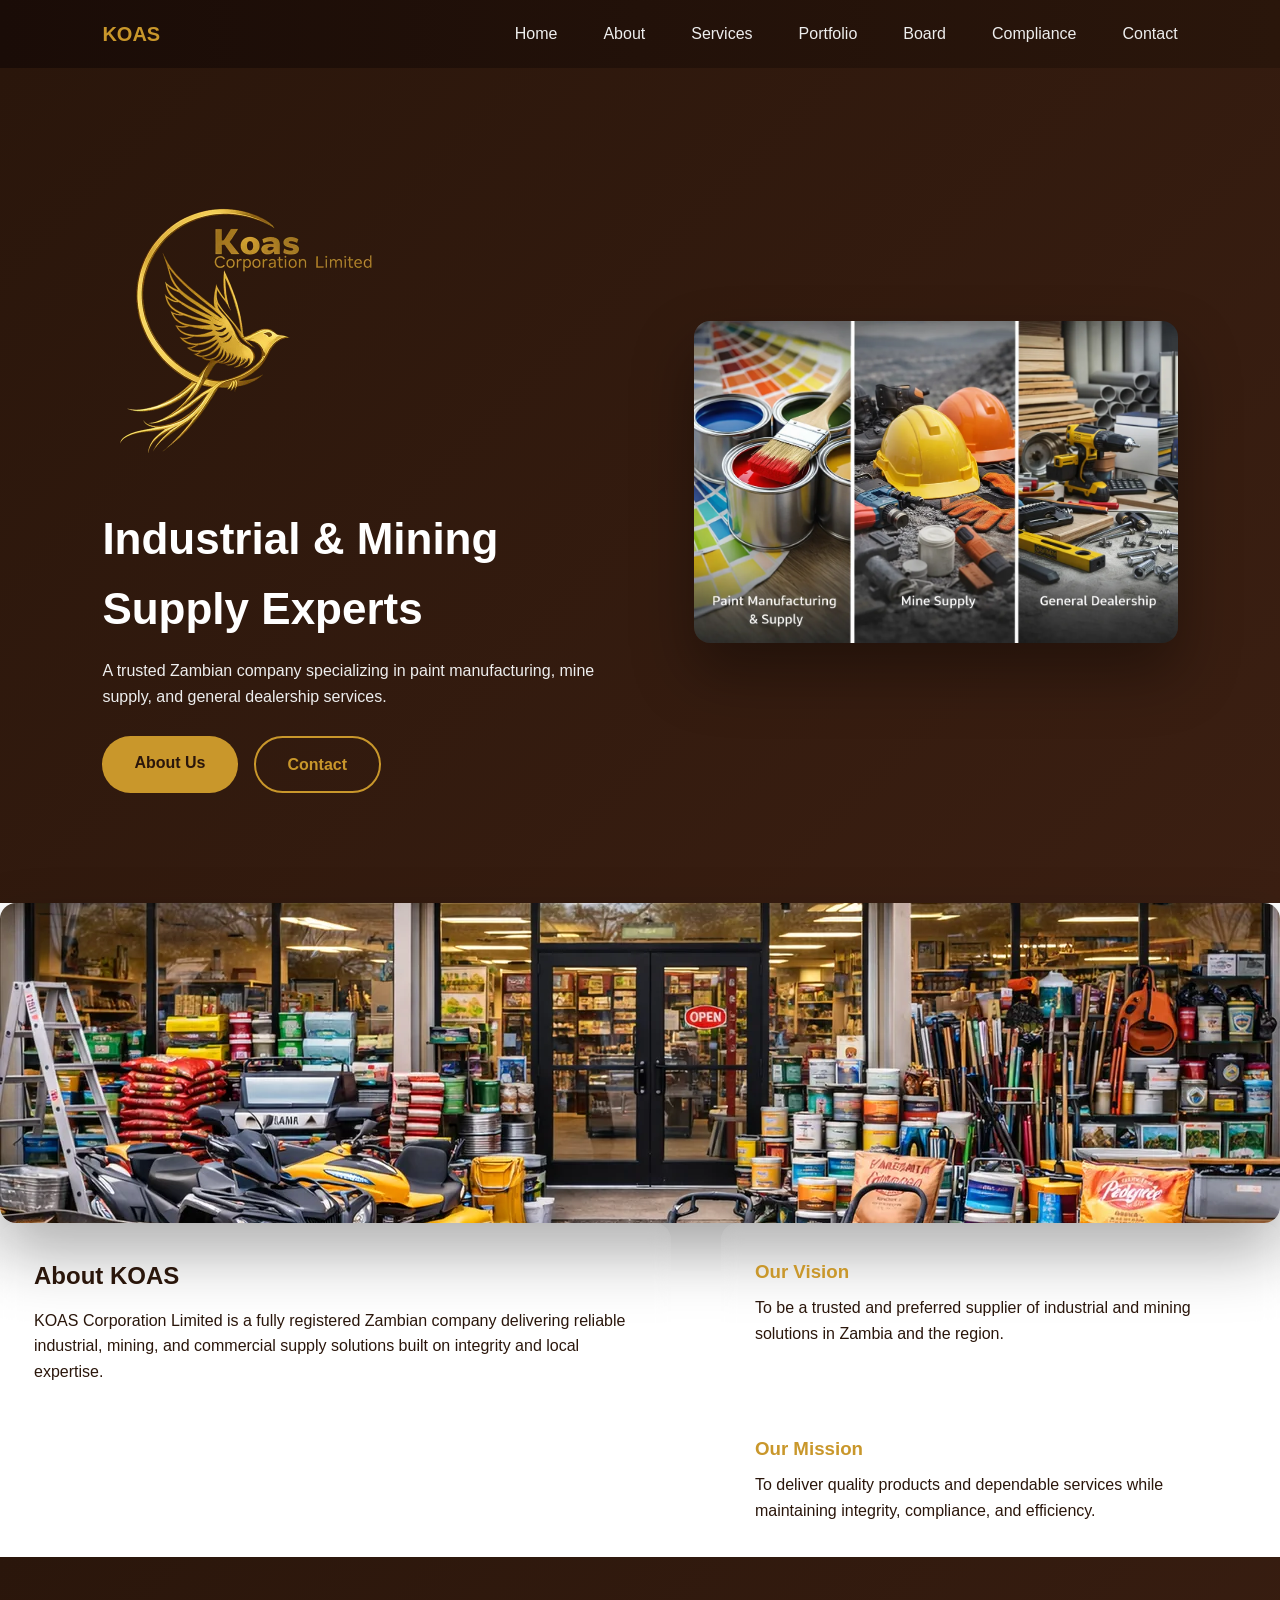
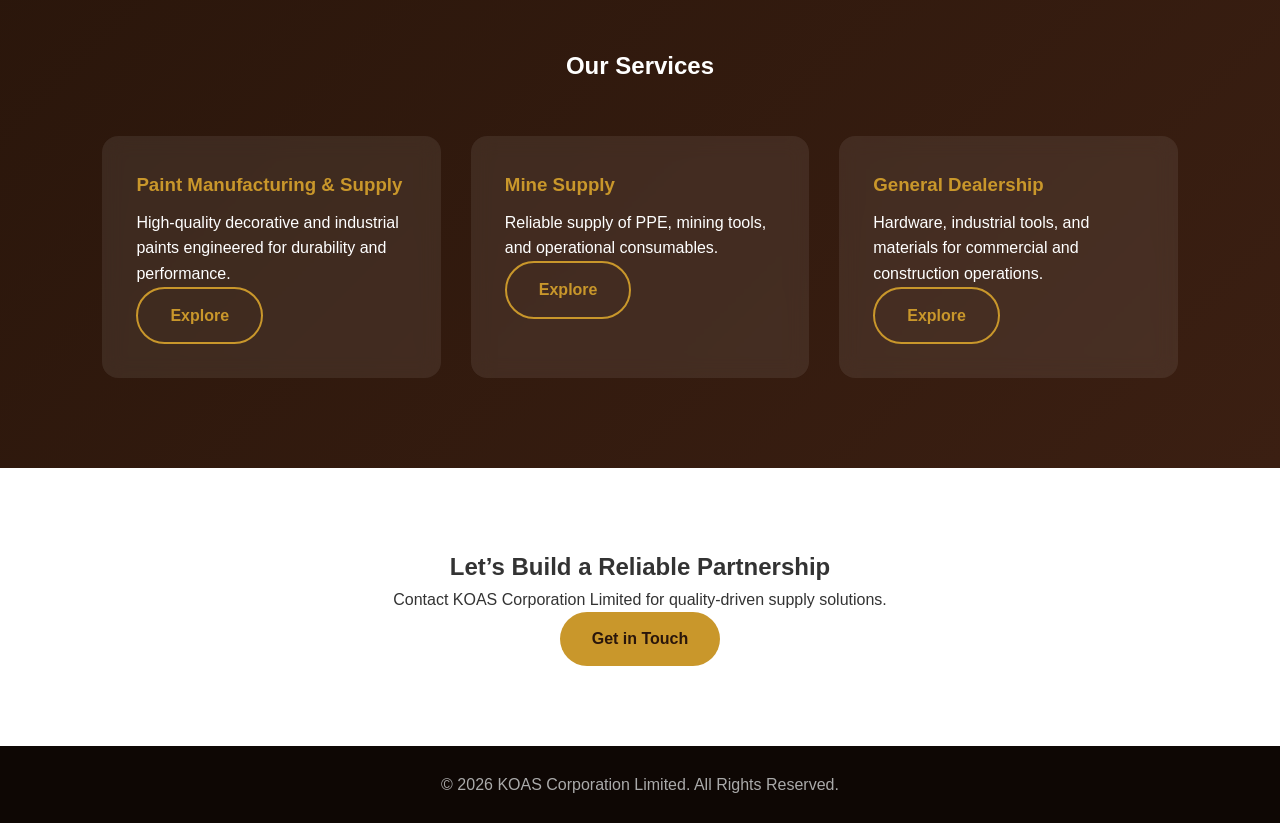
<file: index.html>
<!DOCTYPE html>
<html lang="en">
<head>
  <meta charset="UTF-8">
  <title>KOAS Corporation Limited</title>
  <meta name="viewport" content="width=device-width, initial-scale=1.0">
  <link rel="stylesheet" href="css/index.css">
</head>
<body>

<!-- HEADER -->
<header class="navbar">
  <div class="logo">KOAS</div>

  <!-- DESKTOP NAV -->
  <nav class="desktop-nav">
    <a href="index.html">Home</a>
    <a href="about.html">About</a>
    <a href="services.html">Services</a>
    <a href="portfolio.html">Portfolio</a>
    <a href="board.html">Board</a>
    <a href="compliance.html">Compliance</a>
    <a href="contact.html">Contact</a>
  </nav>

  <!-- HAMBURGER -->
  <div class="hamburger" id="hamburger">
    <span></span>
    <span></span>
    <span></span>
  </div>
</header>

<!-- MOBILE MENU (OUTSIDE HEADER – IMPORTANT) -->
<div class="mobile-menu" id="mobileMenu">
  <div class="menu-card"><a href="index.html">Home</a></div>
  <div class="menu-card"><a href="about.html">About</a></div>
  <div class="menu-card"><a href="services.html">Services</a></div>
  <div class="menu-card"><a href="portfolio.html">Portfolio</a></div>
  <div class="menu-card"><a href="board.html">Board</a></div>
  <div class="menu-card"><a href="compliance.html">Compliance</a></div>
  <div class="menu-card"><a href="contact.html">Contact</a></div>
</div>




<!-- HERO -->
<section class="hero">
  <div class="hero-inner">

    <!-- LEFT -->
    <div class="hero-left">
      <img src="images/logo.webp" alt="KOAS Logo" class="hero-logo">

      <h1>Industrial & Mining Supply Experts</h1>
      <p>
        A trusted Zambian company specializing in paint manufacturing,
        mine supply, and general dealership services.
      </p>

      <div class="hero-actions">
        <a href="about.html" class="btn primary">About Us</a>
        <a href="contact.html" class="btn outline">Contact</a>
      </div>
    </div>

    <!-- RIGHT (STATIC BANNER IMAGE) -->
    <div class="hero-right">
      <img src="images/banner.webp" alt="KOAS Banner" class="hero-banner">
    </div>

  </div>
</section>
<section class="hero-bottom">
  <div class="slideshow">
    <img src="images/g3.webp" class="active">
    <img src="images/m1.webp">
    <img src="images/p7.webp">
  </div>
</section>
<!-- ABOUT / VISION / MISSION -->
<section class="about-section reveal">
  <div class="about-grid">

    <div class="about-main glass">
      <h2>About KOAS</h2>
      <p>
        KOAS Corporation Limited is a fully registered Zambian company
        delivering reliable industrial, mining, and commercial supply
        solutions built on integrity and local expertise.
      </p>
    </div>

    <div class="about-cards">
      <div class="glass card">
        <h3>Our Vision</h3>
        <p>
          To be a trusted and preferred supplier of industrial
          and mining solutions in Zambia and the region.
        </p>
      </div>

      <div class="glass card">
        <h3>Our Mission</h3>
        <p>
          To deliver quality products and dependable services
          while maintaining integrity, compliance, and efficiency.
        </p>
      </div>
    </div>

  </div>
</section>

<!-- SERVICES -->
<section class="services-section">
  <h2 class="center">Our Services</h2>

  <div class="services-grid">

    <div class="service-card glass reveal">
      <h3>Paint Manufacturing & Supply</h3>
      <p>
        High-quality decorative and industrial paints engineered
        for durability and performance.
      </p>
      <a href="services.html" class="btn outline">Explore</a>
    </div>

    <div class="service-card glass reveal">
      <h3>Mine Supply</h3>
      <p>
        Reliable supply of PPE, mining tools,
        and operational consumables.
      </p>
      <a href="services.html" class="btn outline">Explore</a>
    </div>

    <div class="service-card glass reveal">
      <h3>General Dealership</h3>
      <p>
        Hardware, industrial tools, and materials
        for commercial and construction operations.
      </p>
      <a href="services.html" class="btn outline">Explore</a>
    </div>

  </div>
</section>

<!-- CTA -->
<section class="cta">
  <h2>Let’s Build a Reliable Partnership</h2>
  <p>Contact KOAS Corporation Limited for quality-driven supply solutions.</p>
  <a href="contact.html" class="btn primary">Get in Touch</a>
</section>

<!-- FOOTER -->
<footer>
  © 2026 KOAS Corporation Limited. All Rights Reserved.
</footer>

<script src="js/index.js"></script>
</body>
</html>
</file>
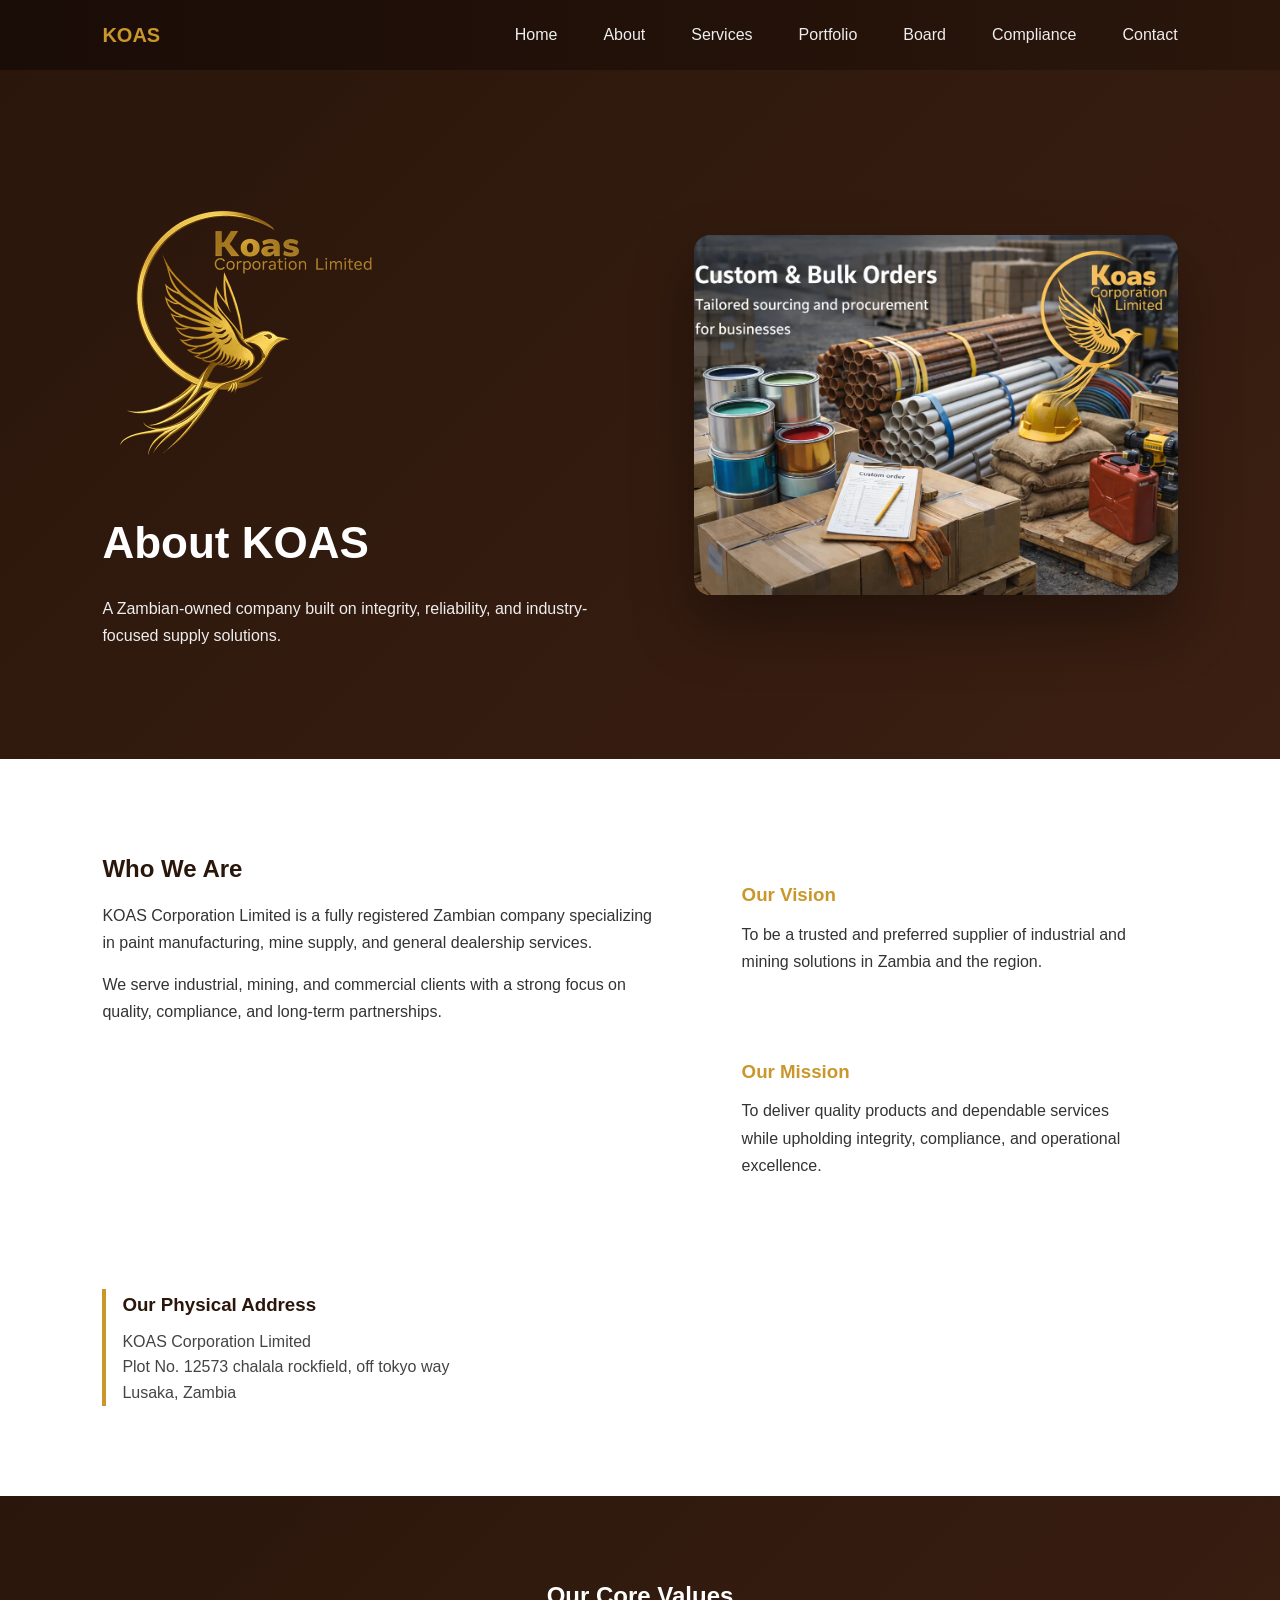
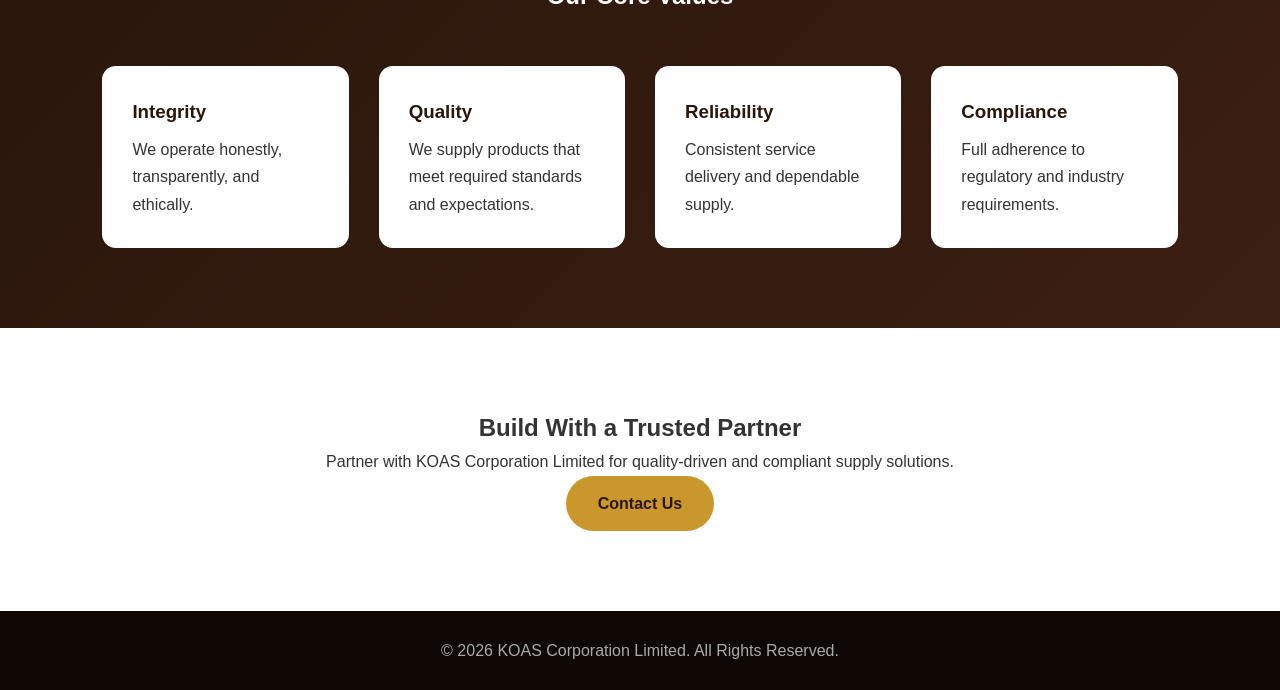
<file: about.html>
<!DOCTYPE html>
<html lang="en">
<head>
  <meta charset="UTF-8">
  <title>About Us | KOAS Corporation Limited</title>
  <meta name="viewport" content="width=device-width, initial-scale=1.0">
  <meta name="description" content="About KOAS Corporation Limited – industrial, mining, and commercial supply experts in Zambia.">
  <link rel="stylesheet" href="css/about.css">
</head>
<body>

<!-- HEADER -->
<header class="navbar">
  <div class="logo">KOAS</div>

  <!-- DESKTOP NAV -->
  <nav class="desktop-nav">
    <a href="index.html">Home</a>
    <a href="about.html">About</a>
    <a href="services.html">Services</a>
    <a href="portfolio.html">Portfolio</a>
    <a href="board.html">Board</a>
    <a href="compliance.html">Compliance</a>
    <a href="contact.html">Contact</a>
  </nav>

  <!-- HAMBURGER -->
  <div class="hamburger" id="hamburger">
    <span></span>
    <span></span>
    <span></span>
  </div>
</header>

<!-- MOBILE MENU (OUTSIDE HEADER – IMPORTANT) -->
<div class="mobile-menu" id="mobileMenu">
  <div class="menu-card"><a href="index.html">Home</a></div>
  <div class="menu-card"><a href="about.html">About</a></div>
  <div class="menu-card"><a href="services.html">Services</a></div>
  <div class="menu-card"><a href="portfolio.html">Portfolio</a></div>
  <div class="menu-card"><a href="board.html">Board</a></div>
  <div class="menu-card"><a href="compliance.html">Compliance</a></div>
  <div class="menu-card"><a href="contact.html">Contact</a></div>
</div>


<!-- HERO -->
<section class="hero">
  <div class="hero-inner">

    <!-- LEFT -->
    <div class="hero-left">
      <img src="images/logo.webp" alt="KOAS Logo" class="hero-logo">
      <h1>About KOAS</h1>
      <p>
        A Zambian-owned company built on integrity, reliability,
        and industry-focused supply solutions.
      </p>
    </div>

    <!-- RIGHT -->
    <div class="hero-right">
  <div class="hero-slideshow">
    <img src="images/g4.webp" class="active" alt="About KOAS">
    <img src="images/m1.webp" alt="KOAS Operations">
    <img src="images/p1.webp" alt="KOAS Supply">
    <img src="images/banner2.webp" alt="KOAS Team">
  </div>
</div>


  </div>
</section>

<!-- COMPANY OVERVIEW -->
<section class="about-section reveal">
  <div class="about-grid">

    <!-- MAIN ABOUT -->
    <div class="about-main">
      <h2>Who We Are</h2>
      <p>
        KOAS Corporation Limited is a fully registered Zambian company
        specializing in paint manufacturing, mine supply, and general
        dealership services.
      </p>
      <p>
        We serve industrial, mining, and commercial clients with a strong
        focus on quality, compliance, and long-term partnerships.
      </p>
    </div>

    <!-- VISION & MISSION -->
    <div class="about-cards">

      <div class="about-card glass">
        <h3>Our Vision</h3>
        <p>
          To be a trusted and preferred supplier of industrial
          and mining solutions in Zambia and the region.
        </p>
      </div>

      <div class="about-card glass">
        <h3>Our Mission</h3>
        <p>
          To deliver quality products and dependable services
          while upholding integrity, compliance, and operational excellence.
        </p>
      </div>

    </div>
    <div class="company-address">
      <h3>Our Physical Address</h3>
      <p>
         KOAS Corporation Limited<br>
         Plot No. 12573 chalala rockfield, off tokyo way<br>
         Lusaka, Zambia
      </p>
    </div>
     
  </div>
</section>

<!-- CORE VALUES -->
<section class="values-section">
  <h2 class="center">Our Core Values</h2>

  <div class="values-grid">

    <div class="value-card reveal">
      <h3>Integrity</h3>
      <p>We operate honestly, transparently, and ethically.</p>
    </div>

    <div class="value-card reveal">
      <h3>Quality</h3>
      <p>We supply products that meet required standards and expectations.</p>
    </div>

    <div class="value-card reveal">
      <h3>Reliability</h3>
      <p>Consistent service delivery and dependable supply.</p>
    </div>

    <div class="value-card reveal">
      <h3>Compliance</h3>
      <p>Full adherence to regulatory and industry requirements.</p>
    </div>

  </div>
</section>

<!-- CTA -->
<section class="cta">
  <h2>Build With a Trusted Partner</h2>
  <p>
    Partner with KOAS Corporation Limited for quality-driven
    and compliant supply solutions.
  </p>
  <a href="contact.html" class="btn primary">Contact Us</a>
</section>

<!-- FOOTER -->
<footer>
  © 2026 KOAS Corporation Limited. All Rights Reserved.
</footer>

<script src="js/about.js"></script>
</body>
</html>
</file>
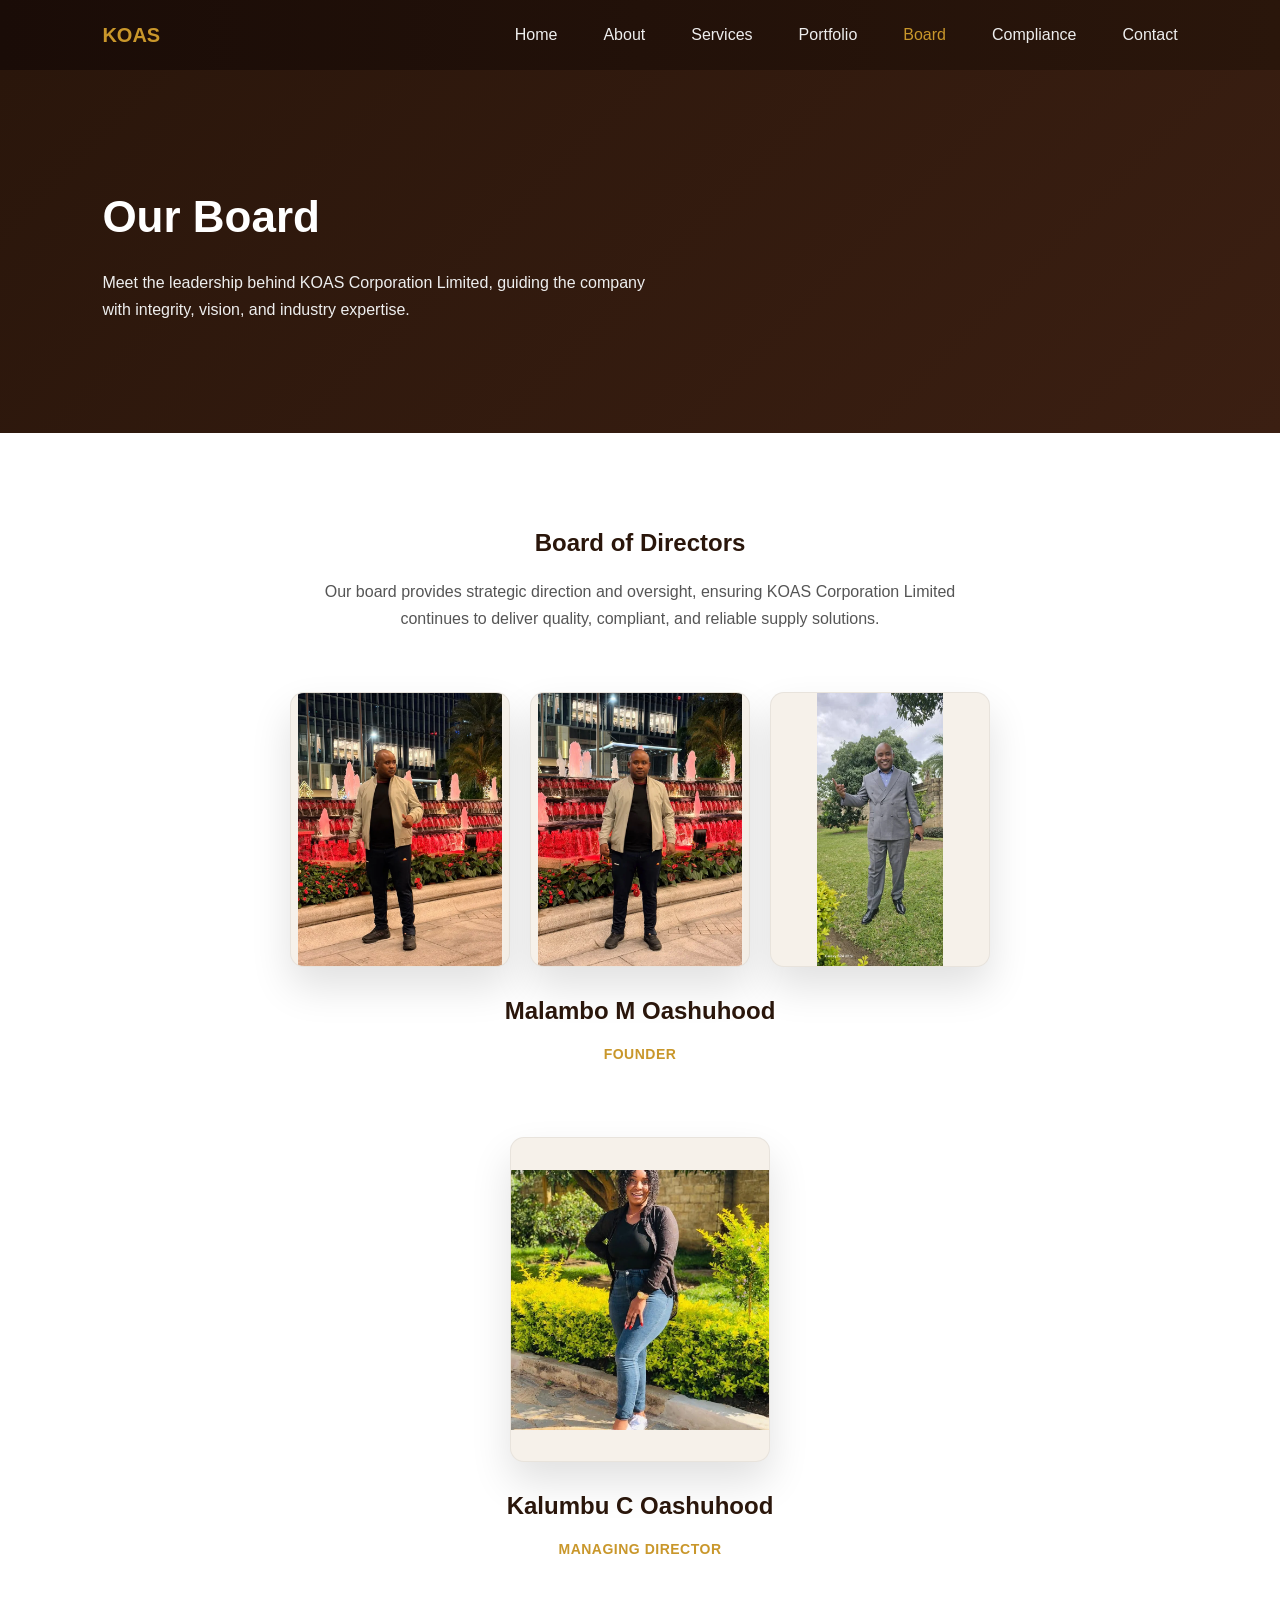
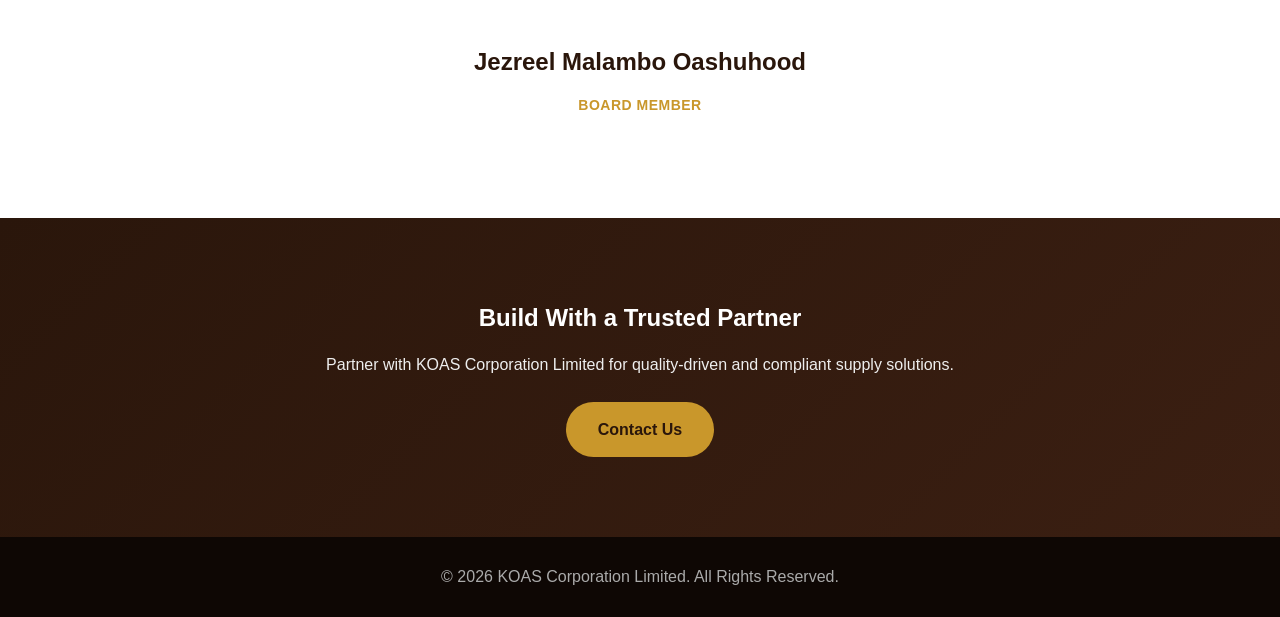
<file: board.html>
<!DOCTYPE html>
<html lang="en">
<head>
  <meta charset="UTF-8">
  <title>Board of Directors | KOAS Corporation Limited</title>
  <meta name="viewport" content="width=device-width, initial-scale=1.0">
  <meta name="description" content="Meet the Board of Directors of KOAS Corporation Limited – industrial, mining, and commercial supply experts in Zambia.">
  <link rel="stylesheet" href="css/board.css">
</head>
<body>

<!-- HEADER -->
<header class="navbar">
  <div class="logo">KOAS</div>

  <!-- DESKTOP NAV -->
  <nav class="desktop-nav">
    <a href="index.html">Home</a>
    <a href="about.html">About</a>
    <a href="services.html">Services</a>
    <a href="portfolio.html">Portfolio</a>
    <a href="board.html" class="active">Board</a>
    <a href="compliance.html">Compliance</a>
    <a href="contact.html">Contact</a>
  </nav>

  <!-- HAMBURGER -->
  <div class="hamburger" id="hamburger">
    <span></span>
    <span></span>
    <span></span>
  </div>
</header>

<!-- MOBILE MENU (OUTSIDE HEADER – IMPORTANT) -->
<div class="mobile-menu" id="mobileMenu">
  <div class="menu-card"><a href="index.html">Home</a></div>
  <div class="menu-card"><a href="about.html">About</a></div>
  <div class="menu-card"><a href="services.html">Services</a></div>
  <div class="menu-card"><a href="portfolio.html">Portfolio</a></div>
  <div class="menu-card"><a href="board.html">Board</a></div>
  <div class="menu-card"><a href="compliance.html">Compliance</a></div>
  <div class="menu-card"><a href="contact.html">Contact</a></div>
</div>

<!-- HERO -->
<section class="hero">
  <div class="hero-inner">
    <h1>Our Board</h1>
    <p>
      Meet the leadership behind KOAS Corporation Limited, guiding the
      company with integrity, vision, and industry expertise.
    </p>
  </div>
</section>

<!-- BOARD MEMBERS -->
<section class="board-section reveal">
  <h2>Board of Directors</h2>
  <p class="board-intro">
    Our board provides strategic direction and oversight, ensuring KOAS
    Corporation Limited continues to deliver quality, compliant, and
    reliable supply solutions.
  </p>

  <div class="board-list">

    <!-- FOUNDER -->
    <div class="board-row reveal">
      <div class="founder-photos">
        <div class="photo-frame">
          <img src="images/ceopic1.webp" alt="Malambo M Oashuhood" loading="lazy">
        </div>
        <div class="photo-frame">
          <img src="images/ceopic2.webp" alt="Malambo M Oashuhood" loading="lazy">
        </div>
        <div class="photo-frame">
          <img src="images/ceopic3.webp" alt="Malambo M Oashuhood" loading="lazy">
        </div>
      </div>
      <div class="board-info">
        <h3>Malambo M Oashuhood</h3>
        <span class="board-title">Founder</span>
      </div>
    </div>

    <!-- MANAGING DIRECTOR -->
    <div class="board-row reveal">
      <div class="single-photo">
        <div class="photo-frame">
          <img src="images/mdpic.webp" alt="Kalumbu C Oashuhood" loading="lazy">
        </div>
      </div>
      <div class="board-info">
        <h3>Kalumbu C Oashuhood</h3>
        <span class="board-title">Managing Director</span>
      </div>
    </div>

    <!-- BOARD MEMBER (no photo) -->
    <div class="board-row board-row-text reveal">
      <div class="board-info">
        <h3>Jezreel Malambo Oashuhood</h3>
        <span class="board-title">Board Member</span>
      </div>
    </div>

  </div>
</section>

<!-- CTA -->
<section class="cta">
  <h2>Build With a Trusted Partner</h2>
  <p>
    Partner with KOAS Corporation Limited for quality-driven
    and compliant supply solutions.
  </p>
  <a href="contact.html" class="btn primary">Contact Us</a>
</section>

<!-- FOOTER -->
<footer>
  © 2026 KOAS Corporation Limited. All Rights Reserved.
</footer>

<script src="js/board.js"></script>
</body>
</html>
</file>
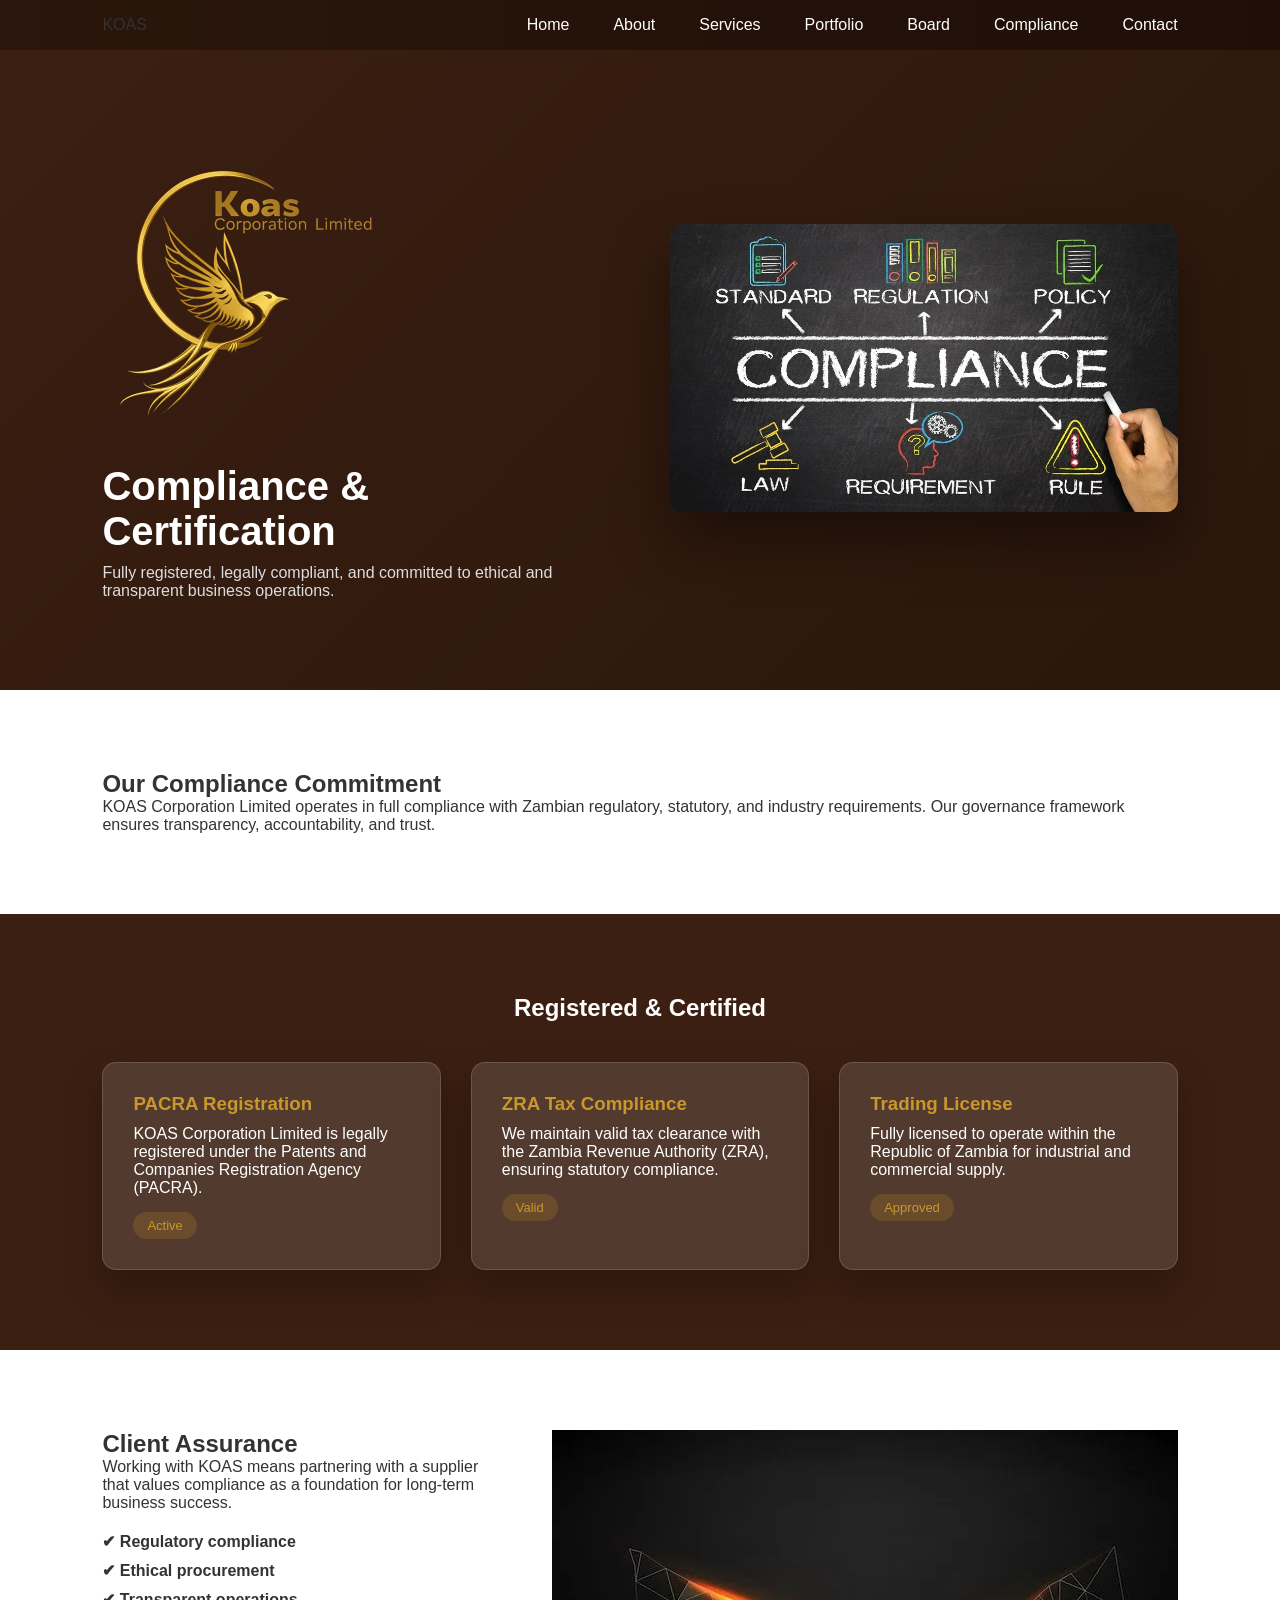
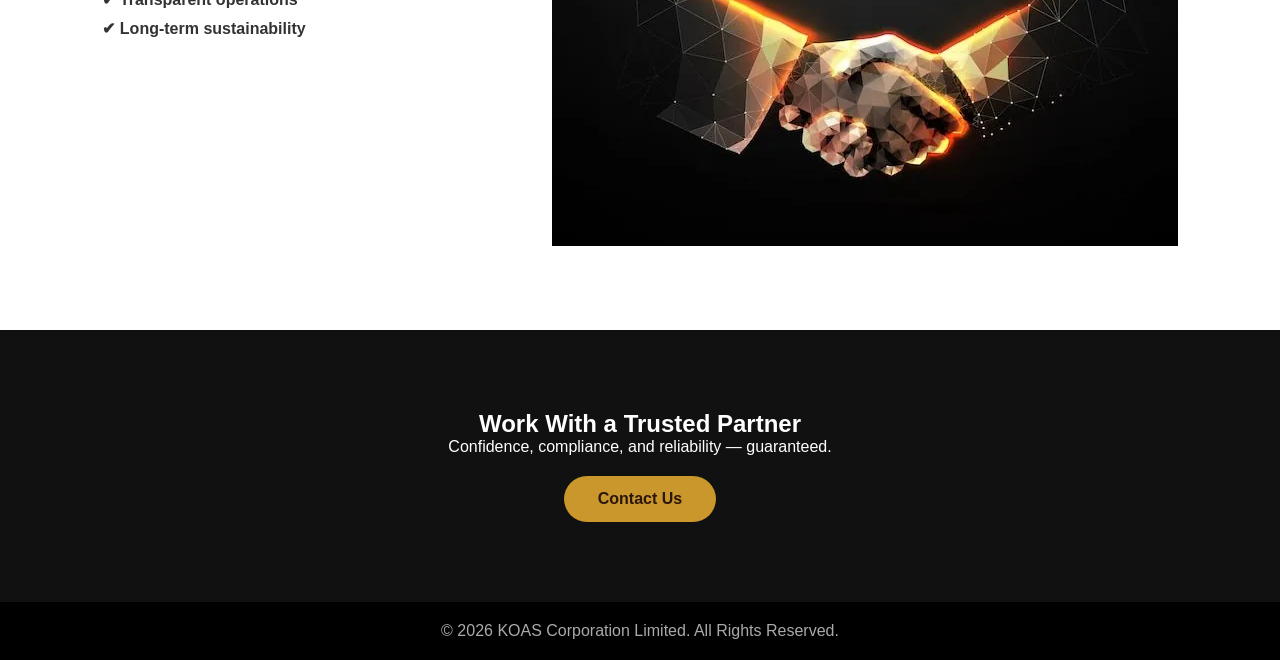
<file: compliance.html>
<!DOCTYPE html>
<html lang="en">
<head>
  <meta charset="UTF-8" />
  <title>Compliance | KOAS Corporation Limited</title>
  <meta name="viewport" content="width=device-width, initial-scale=1.0" />

  <link rel="stylesheet" href="css/compliance.css" />
</head>
<body>

<!-- HEADER -->
<header class="navbar">
  <div class="logo">KOAS</div>

  <!-- DESKTOP NAV -->
  <nav class="desktop-nav">
    <a href="index.html">Home</a>
    <a href="about.html">About</a>
    <a href="services.html">Services</a>
    <a href="portfolio.html">Portfolio</a>
    <a href="board.html">Board</a>
    <a href="compliance.html">Compliance</a>
    <a href="contact.html">Contact</a>
  </nav>

  <!-- HAMBURGER -->
  <div class="hamburger" id="hamburger">
    <span></span>
    <span></span>
    <span></span>
  </div>
</header>

<!-- MOBILE MENU (OUTSIDE HEADER – IMPORTANT) -->
<div class="mobile-menu" id="mobileMenu">
  <div class="menu-card"><a href="index.html">Home</a></div>
  <div class="menu-card"><a href="about.html">About</a></div>
  <div class="menu-card"><a href="services.html">Services</a></div>
  <div class="menu-card"><a href="portfolio.html">Portfolio</a></div>
  <div class="menu-card"><a href="board.html">Board</a></div>
  <div class="menu-card"><a href="compliance.html">Compliance</a></div>
  <div class="menu-card"><a href="contact.html">Contact</a></div>
</div>


<!-- HERO -->
<section class="hero">
  <div class="hero-inner">

    <!-- LEFT -->
    <div class="hero-left">
      <img src="images/logo.webp" class="hero-logo" alt="KOAS Logo" />
      <h1>Compliance & Certification</h1>
      <p>
        Fully registered, legally compliant, and committed to ethical
        and transparent business operations.
      </p>
    </div>

    <!-- RIGHT -->
    <div class="hero-right">
      <img src="images/compliance.webp" class="hero-image" alt="Compliance" />
    </div>

  </div>
</section>

<!-- COMPLIANCE OVERVIEW -->
<section class="section reveal">
  <div class="content">
    <h2>Our Compliance Commitment</h2>
    <p>
      KOAS Corporation Limited operates in full compliance with Zambian
      regulatory, statutory, and industry requirements. Our governance
      framework ensures transparency, accountability, and trust.
    </p>
  </div>
</section>

<!-- COMPLIANCE CARDS -->
<section class="section dark reveal">
  <h2 class="center">Registered & Certified</h2>

  <div class="compliance-grid">

    <div class="glass-card">
      <h3>PACRA Registration</h3>
      <p>
        KOAS Corporation Limited is legally registered under the
        Patents and Companies Registration Agency (PACRA).
      </p>
      <span class="status ok">Active</span>
    </div>

    <div class="glass-card">
      <h3>ZRA Tax Compliance</h3>
      <p>
        We maintain valid tax clearance with the Zambia Revenue Authority
        (ZRA), ensuring statutory compliance.
      </p>
      <span class="status ok">Valid</span>
    </div>

    <div class="glass-card">
      <h3>Trading License</h3>
      <p>
        Fully licensed to operate within the Republic of Zambia for
        industrial and commercial supply.
      </p>
      <span class="status ok">Approved</span>
    </div>

  </div>
</section>

<!-- ASSURANCE -->
<section class="section reveal">
  <div class="content split">
    <div>
      <h2>Client Assurance</h2>
      <p>
        Working with KOAS means partnering with a supplier that values
        compliance as a foundation for long-term business success.
      </p>

      <ul class="assurance-list">
        <li>✔ Regulatory compliance</li>
        <li>✔ Ethical procurement</li>
        <li>✔ Transparent operations</li>
        <li>✔ Long-term sustainability</li>
      </ul>
    </div>

    <div class="image-box">
      <img src="images/trust.webp" alt="Trusted Partner" loading="lazy" />
    </div>
  </div>
</section>

<!-- CTA -->
<section class="cta-section">
  <h2>Work With a Trusted Partner</h2>
  <p>Confidence, compliance, and reliability — guaranteed.</p>
  <a href="contact.html" class="btn-primary">Contact Us</a>
</section>

<footer>
  © 2026 KOAS Corporation Limited. All Rights Reserved.
</footer>

<script src="js/compliance.js"></script>
</body>
</html>
</file>
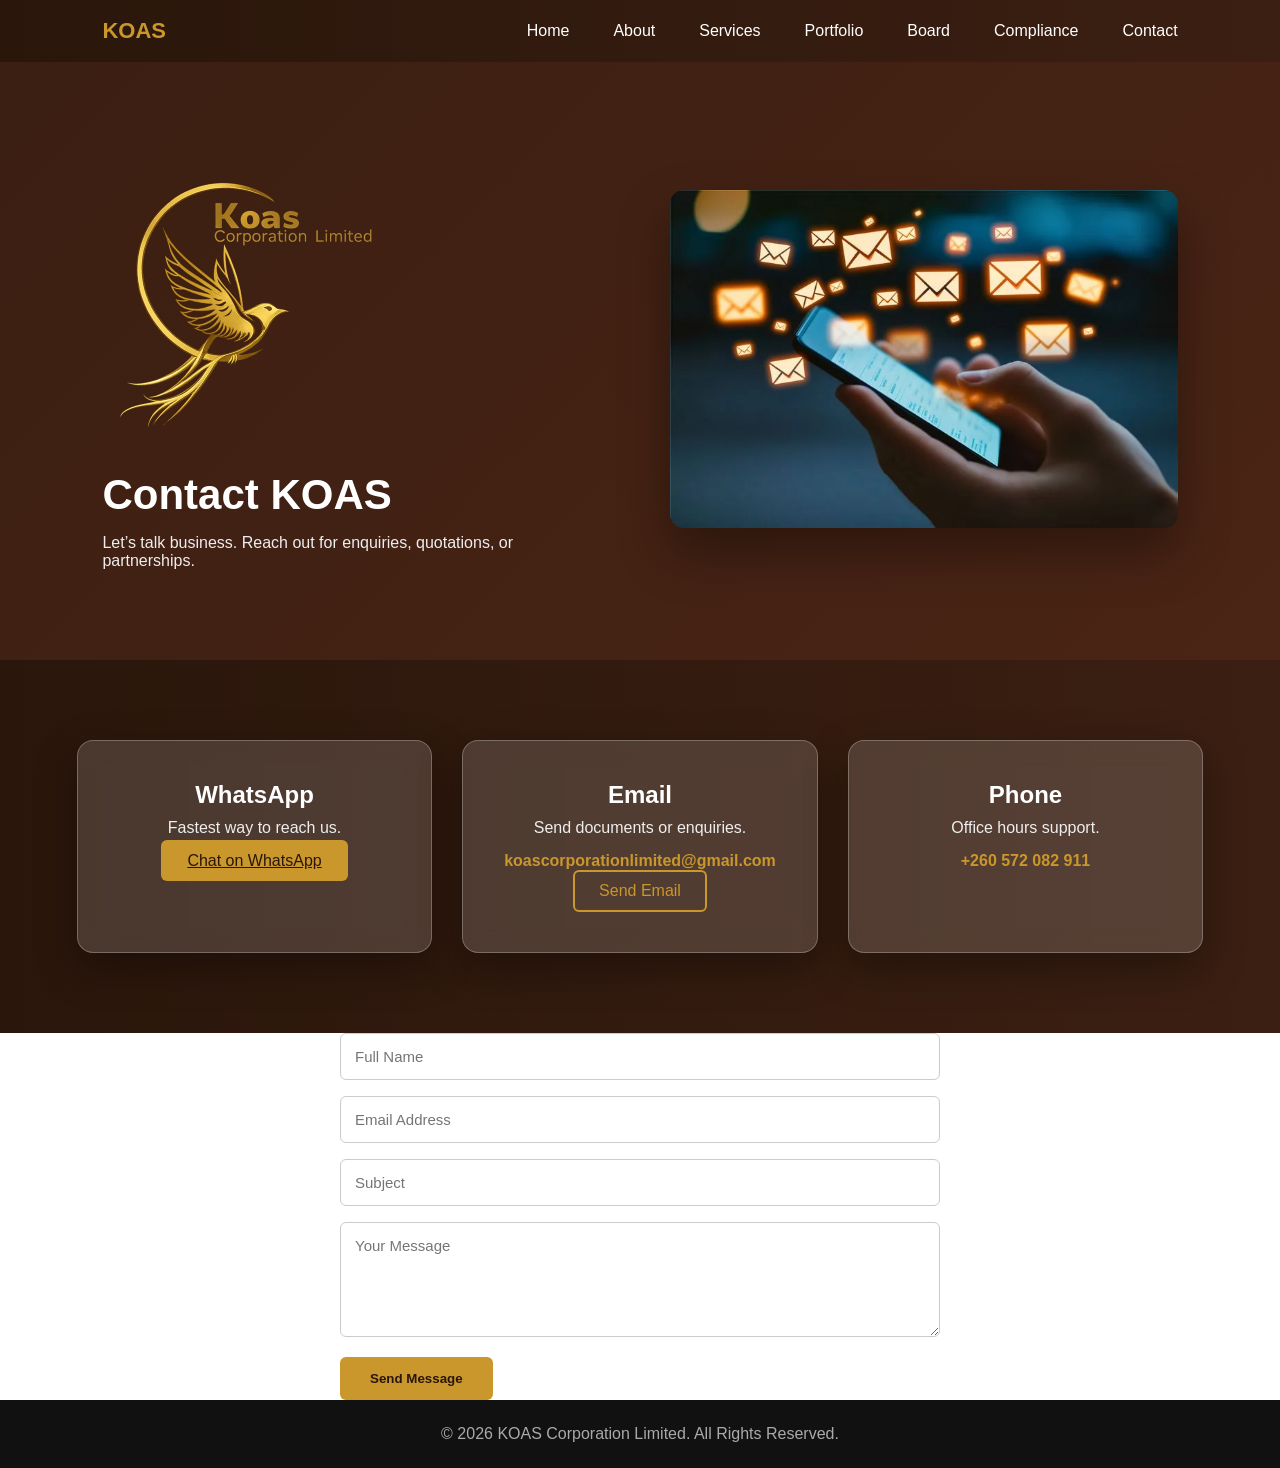
<file: contact.html>
<!DOCTYPE html>
<html lang="en">
<head>
  <meta charset="UTF-8" />
  <title>Contact Us | KOAS Corporation Limited</title>
  <meta name="viewport" content="width=device-width, initial-scale=1.0" />

  <link rel="stylesheet" href="css/contact.css" />
</head>
<body>

<!-- NAVBAR -->
<header class="navbar">
  <div class="logo">KOAS</div>

  <!-- DESKTOP NAV -->
  <nav class="desktop-nav">
    <a href="index.html">Home</a>
    <a href="about.html">About</a>
    <a href="services.html">Services</a>
    <a href="portfolio.html">Portfolio</a>
    <a href="board.html">Board</a>
    <a href="compliance.html">Compliance</a>
    <a href="contact.html">Contact</a>
  </nav>

  <!-- HAMBURGER -->
  <div class="hamburger" id="hamburger">
    <span></span>
    <span></span>
    <span></span>
  </div>
</header>

<!-- MOBILE MENU (OUTSIDE HEADER – IMPORTANT) -->
<div class="mobile-menu" id="mobileMenu">
  <div class="menu-card"><a href="index.html">Home</a></div>
  <div class="menu-card"><a href="about.html">About</a></div>
  <div class="menu-card"><a href="services.html">Services</a></div>
  <div class="menu-card"><a href="portfolio.html">Portfolio</a></div>
  <div class="menu-card"><a href="board.html">Board</a></div>
  <div class="menu-card"><a href="compliance.html">Compliance</a></div>
  <div class="menu-card"><a href="contact.html">Contact</a></div>
</div>


<!-- HERO -->
<section class="hero">
  <div class="hero-inner">

    <div class="hero-left">
      <img src="images/logo.webp" class="floating-logo" alt="KOAS Logo">
      <h1>Contact KOAS</h1>
      <p>
        Let’s talk business. Reach out for enquiries,
        quotations, or partnerships.
      </p>
    </div>

    <div class="hero-right">
      <img src="images/contactus.webp" class="hero-image" alt="Contact KOAS">
    </div>

  </div>
</section>

<!-- CONTACT OPTIONS -->
<section class="contact-section">

  <div class="contact-grid reveal">

    <div class="contact-card glass">
      <h2>WhatsApp</h2>
      <p>Fastest way to reach us.</p>
      <a href="https://wa.me/260572082911" target="_blank" class="btn">
        Chat on WhatsApp
      </a>
    </div>

    <div class="contact-card glass">
      <h2>Email</h2>
      <p>Send documents or enquiries.</p>
      <span class="detail">koascorporationlimited@gmail.com</span>
      <a href="mailto:koascorporationlimited@gmail.com" class="btn-outline">Send Email</a>
    </div>

    <div class="contact-card glass">
      <h2>Phone</h2>
      <p>Office hours support.</p>
      <span class="detail">+260 572 082 911 </span>
    </div>

  </div>

</section>

<!-- CONTACT FORM -->
<form
  class="contact-form"
  action="mailto:info@koascorp.com"
  method="post"
  enctype="text/plain"
>
  <input
    type="text"
    name="Full Name"
    placeholder="Full Name"
    required
  >

  <input
    type="email"
    name="Email"
    placeholder="Email Address"
    required
  >

  <input
    type="text"
    name="Subject"
    placeholder="Subject"
    required
  >

  <textarea
    name="Message"
    placeholder="Your Message"
    rows="5"
    required
  ></textarea>

  <button type="submit" class="btn primary">
    Send Message
  </button>
</form>


<!-- FOOTER -->
<footer>
  © 2026 KOAS Corporation Limited. All Rights Reserved.
</footer>

<script src="js/contact.js"></script>
</body>
</html>
</file>
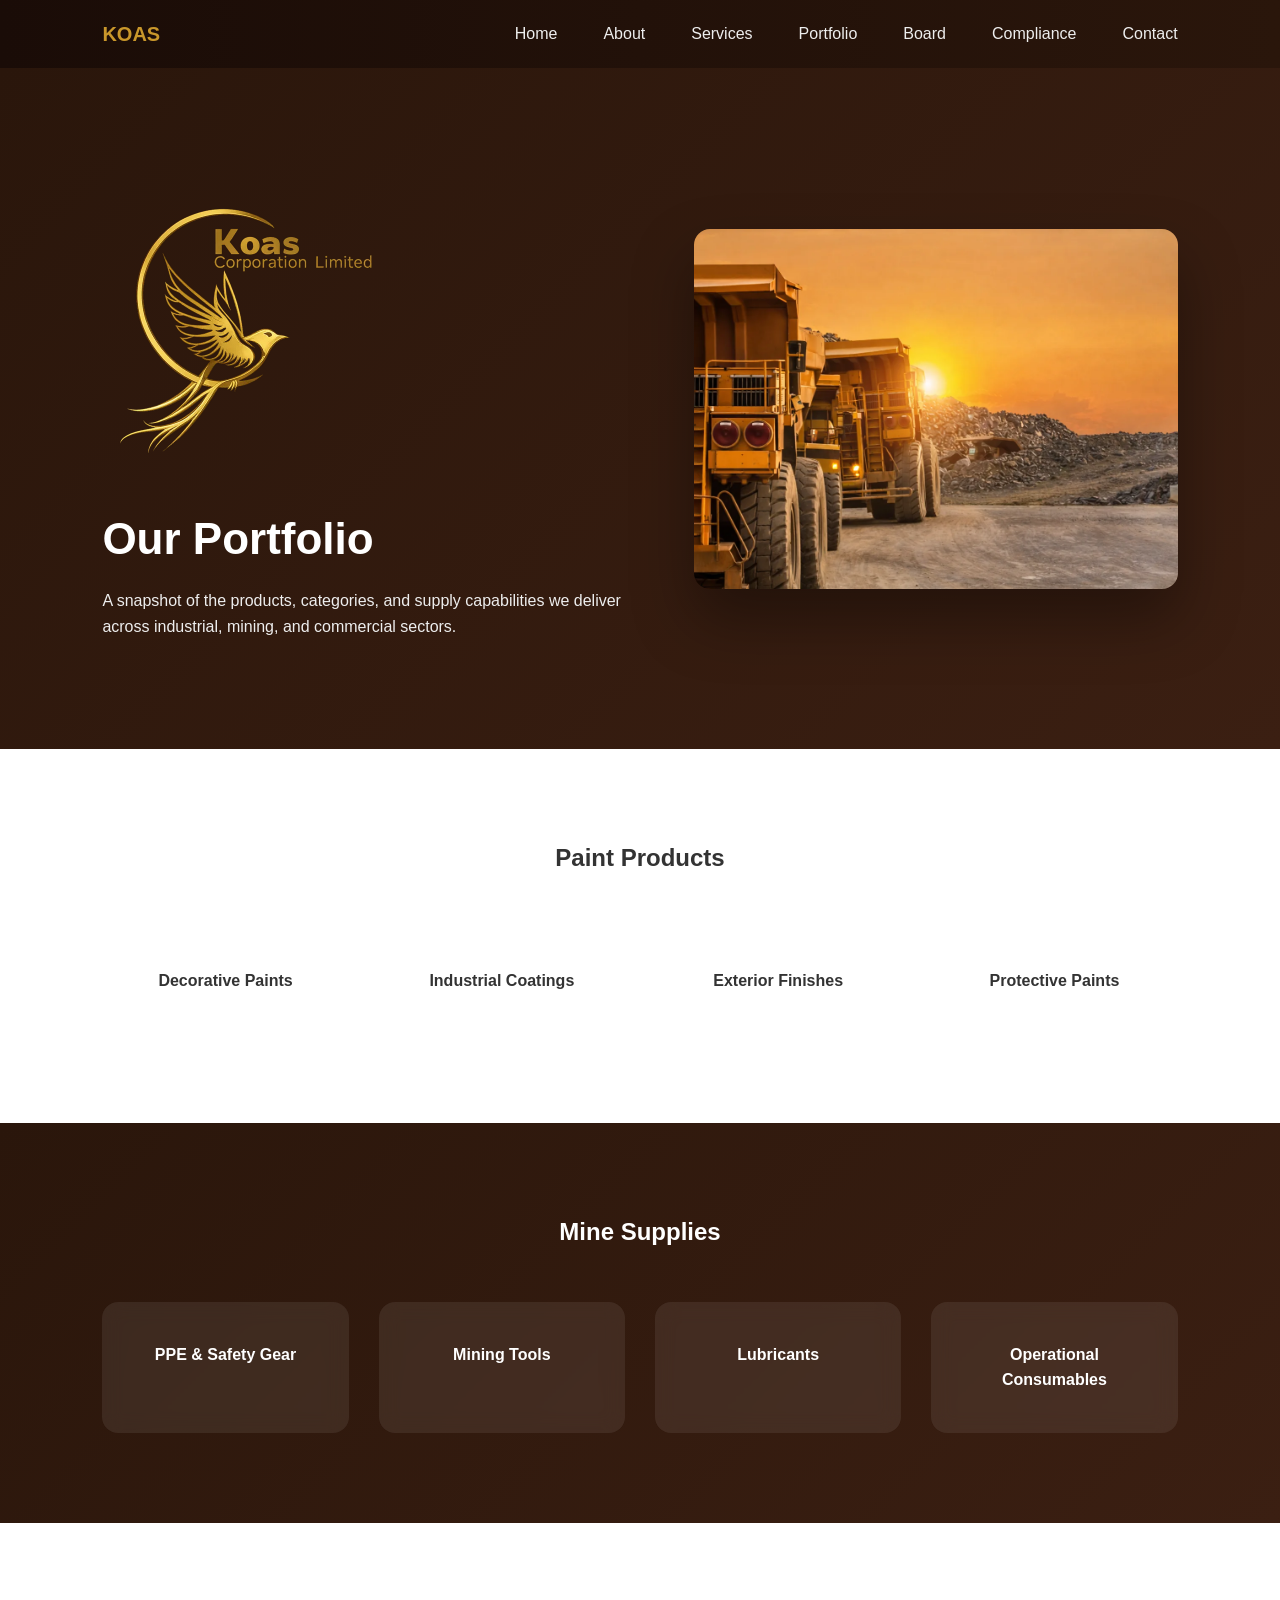
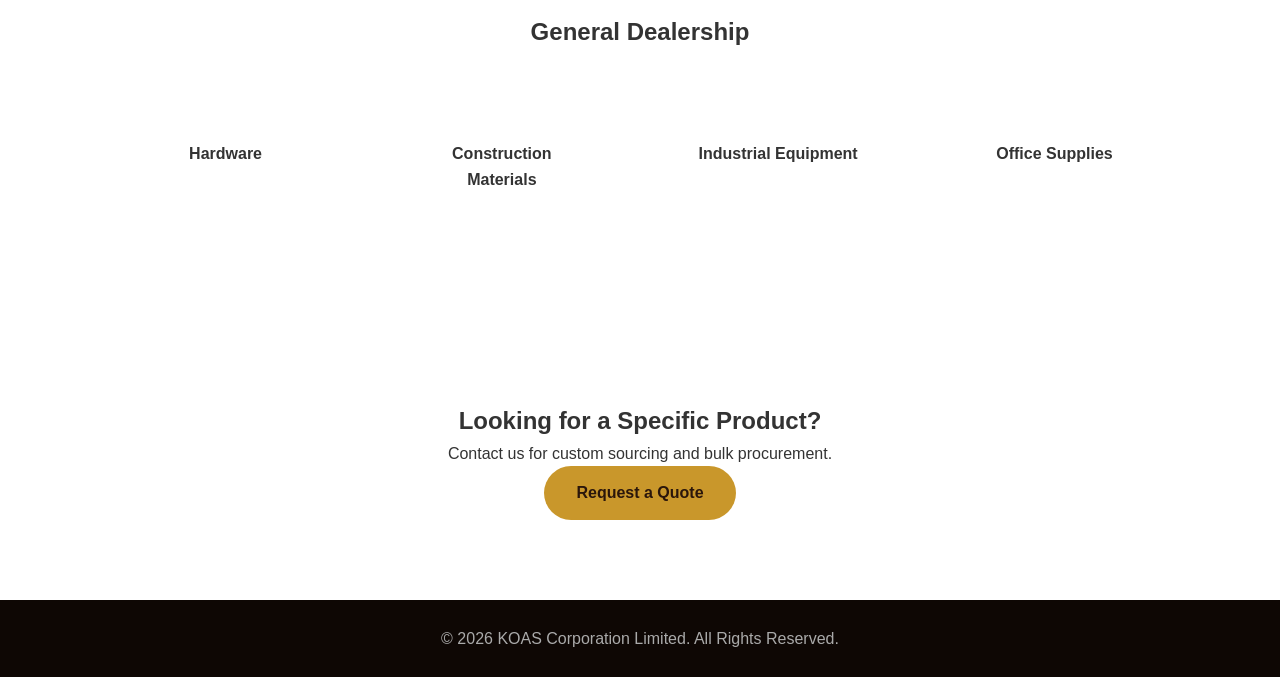
<file: portfolio.html>
<!DOCTYPE html>
<html lang="en">
<head>
  <meta charset="UTF-8" />
  <title>Portfolio | KOAS Corporation Limited</title>
  <meta name="viewport" content="width=device-width, initial-scale=1.0" />
  <meta name="description" content="Portfolio and product categories supplied by KOAS Corporation Limited." />
  <link rel="stylesheet" href="css/portfolio.css" />
</head>
<body>

<!-- HEADER -->
<header class="navbar">
  <div class="logo">KOAS</div>

  <!-- DESKTOP NAV -->
  <nav class="desktop-nav">
    <a href="index.html">Home</a>
    <a href="about.html">About</a>
    <a href="services.html">Services</a>
    <a href="portfolio.html">Portfolio</a>
    <a href="board.html">Board</a>
    <a href="compliance.html">Compliance</a>
    <a href="contact.html">Contact</a>
  </nav>

  <!-- HAMBURGER -->
  <div class="hamburger" id="hamburger">
    <span></span>
    <span></span>
    <span></span>
  </div>
</header>

<!-- MOBILE MENU (OUTSIDE HEADER – IMPORTANT) -->
<div class="mobile-menu" id="mobileMenu">
  <div class="menu-card"><a href="index.html">Home</a></div>
  <div class="menu-card"><a href="about.html">About</a></div>
  <div class="menu-card"><a href="services.html">Services</a></div>
  <div class="menu-card"><a href="portfolio.html">Portfolio</a></div>
  <div class="menu-card"><a href="board.html">Board</a></div>
  <div class="menu-card"><a href="compliance.html">Compliance</a></div>
  <div class="menu-card"><a href="contact.html">Contact</a></div>
</div>


<!-- HERO -->
<section class="hero">
  <div class="hero-inner">

    <!-- LEFT -->
    <div class="hero-left">
      <img src="images/logo.webp" alt="KOAS Logo" class="hero-logo" />
      <h1>Our Portfolio</h1>
      <p>
        A snapshot of the products, categories, and supply capabilities
        we deliver across industrial, mining, and commercial sectors.
      </p>
    </div>

    <!-- RIGHT (SLIDESHOW) -->
    <div class="hero-right">
      <div class="hero-slideshow">
        <img src="images/m5.webp" class="active" alt="Paint Products">
        <img src="images/p3.webp" alt="Mine Supplies">
        <img src="images/m6.webp" alt="General Dealership">
        <img src="images/g4.webp" alt="KOAS Products">
        <img src="images/p6.webp" alt="KOAS Supplies">
        <img src="images/m7.webp" alt="Industrial Supplies">
      </div>
    </div>

  </div>
</section>

<!-- PORTFOLIO SECTIONS -->
<section class="portfolio-section reveal">
  <h2 class="center">Paint Products</h2>

  <div class="portfolio-grid">
    <div class="portfolio-card glass">Decorative Paints</div>
    <div class="portfolio-card glass">Industrial Coatings</div>
    <div class="portfolio-card glass">Exterior Finishes</div>
    <div class="portfolio-card glass">Protective Paints</div>
  </div>
</section>

<section class="portfolio-section dark reveal">
  <h2 class="center">Mine Supplies</h2>

  <div class="portfolio-grid">
    <div class="portfolio-card">PPE & Safety Gear</div>
    <div class="portfolio-card">Mining Tools</div>
    <div class="portfolio-card">Lubricants</div>
    <div class="portfolio-card">Operational Consumables</div>
  </div>
</section>

<section class="portfolio-section reveal">
  <h2 class="center">General Dealership</h2>

  <div class="portfolio-grid">
    <div class="portfolio-card glass">Hardware</div>
    <div class="portfolio-card glass">Construction Materials</div>
    <div class="portfolio-card glass">Industrial Equipment</div>
    <div class="portfolio-card glass">Office Supplies</div>
  </div>
</section>

<!-- CTA -->
<section class="cta">
  <h2>Looking for a Specific Product?</h2>
  <p>Contact us for custom sourcing and bulk procurement.</p>
  <a href="contact.html" class="btn primary">Request a Quote</a>
</section>

<!-- FOOTER -->
<footer>
  © 2026 KOAS Corporation Limited. All Rights Reserved.
</footer>

<script src="js/portfolio.js"></script>
</body>
</html>
</file>
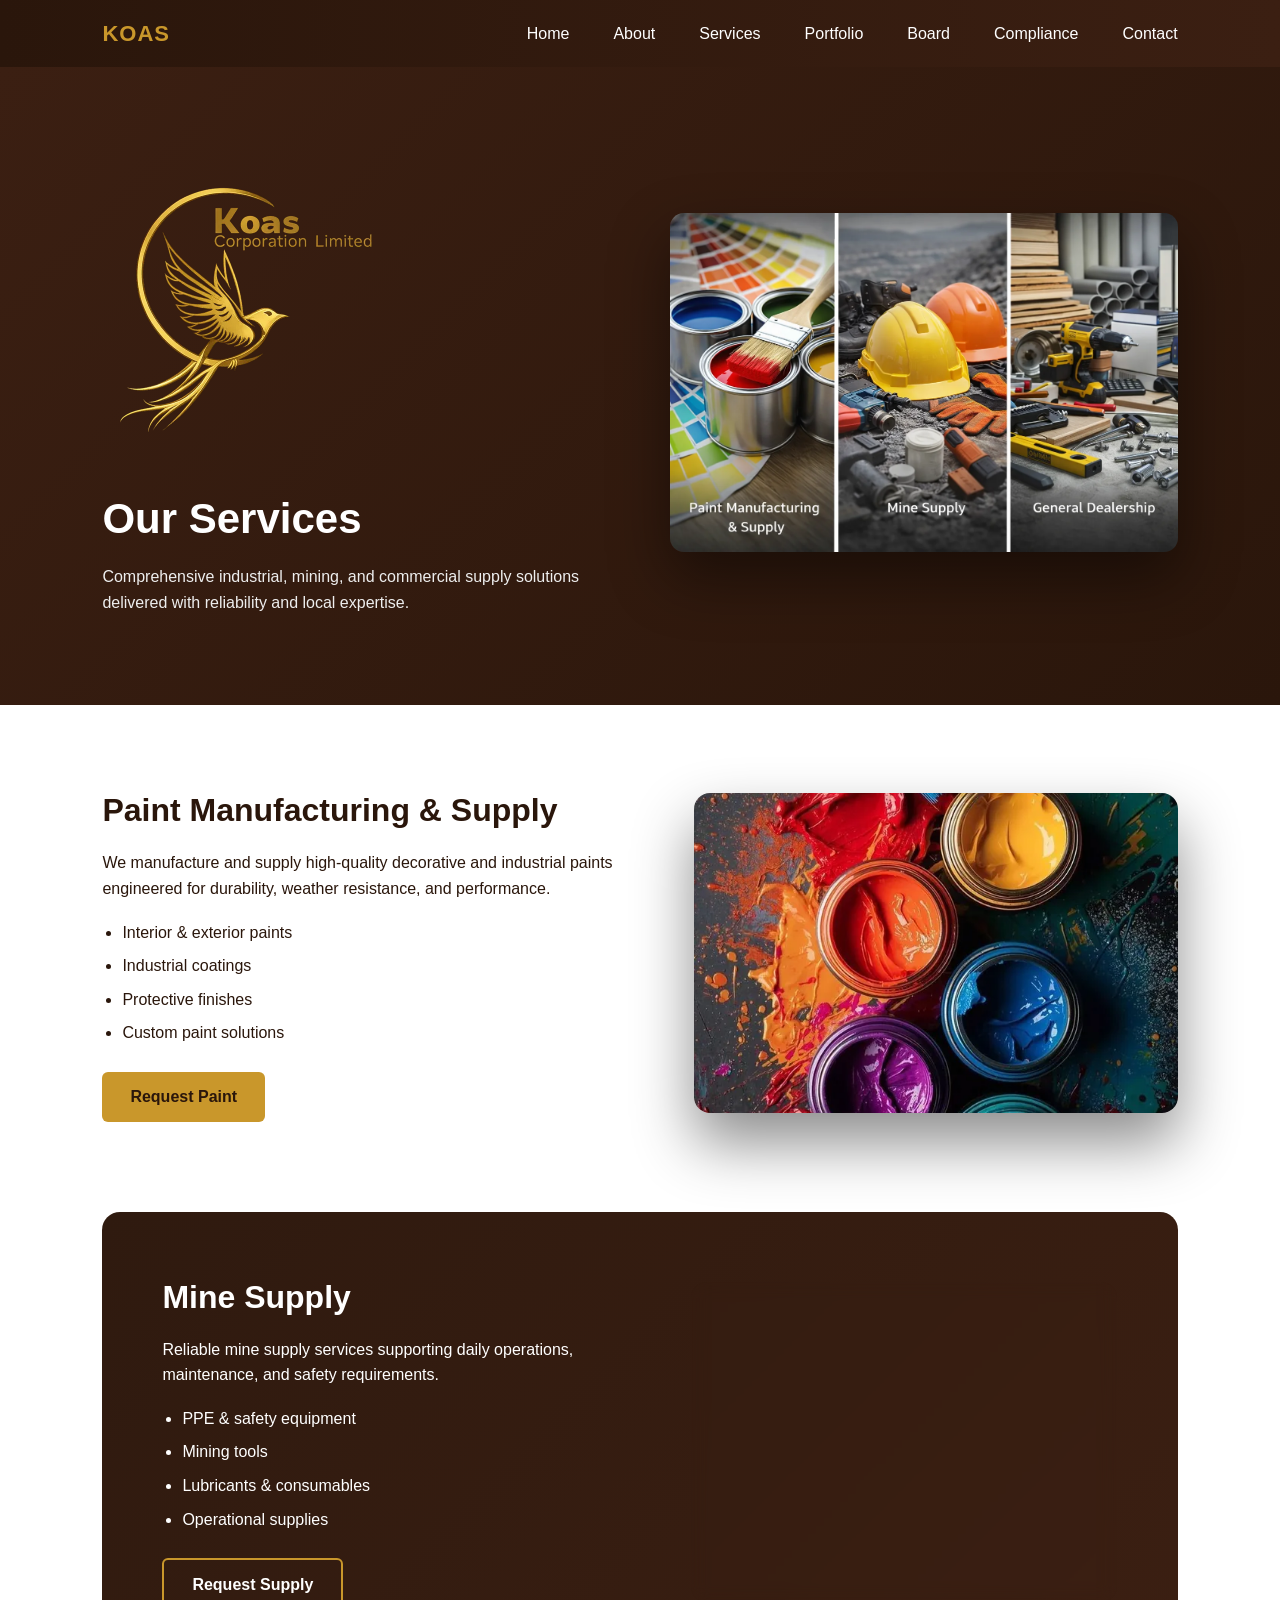
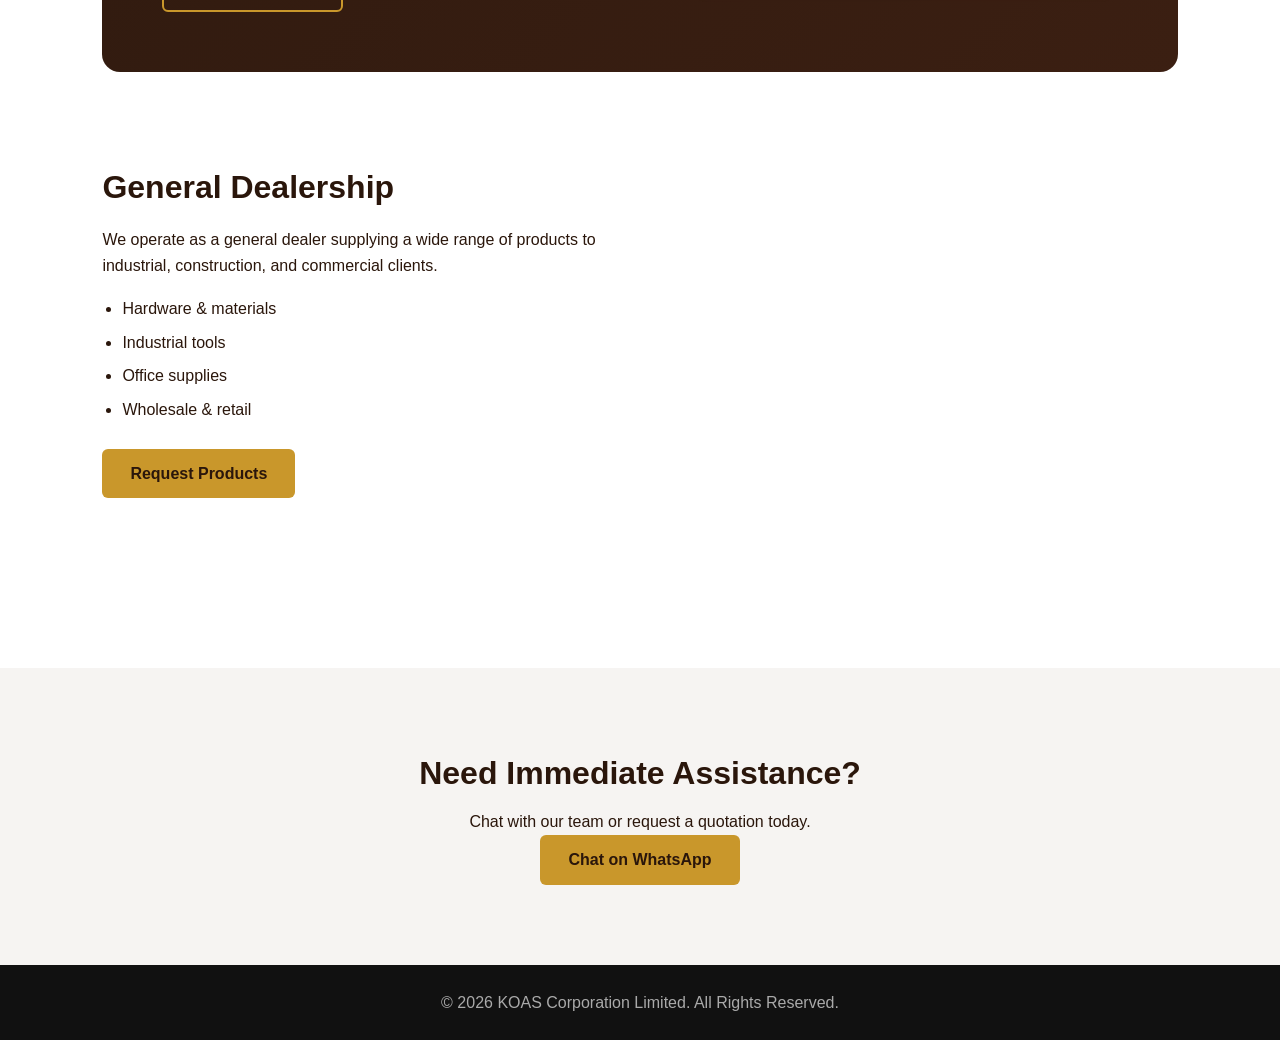
<file: services.html>
<!DOCTYPE html>
<html lang="en">
<head>
  <meta charset="UTF-8">
  <title>Our Services | KOAS Corporation Limited</title>
  <meta name="viewport" content="width=device-width, initial-scale=1.0">
  <meta name="description" content="KOAS Corporation Limited services including paint manufacturing, mine supply, and general dealership.">
  <link rel="stylesheet" href="css/services.css">
</head>
<body>

<!-- HEADER -->
<header class="navbar">
  <div class="logo">KOAS</div>

  <!-- DESKTOP NAV -->
  <nav class="desktop-nav">
    <a href="index.html">Home</a>
    <a href="about.html">About</a>
    <a href="services.html">Services</a>
    <a href="portfolio.html">Portfolio</a>
    <a href="board.html">Board</a>
    <a href="compliance.html">Compliance</a>
    <a href="contact.html">Contact</a>
  </nav>

  <!-- HAMBURGER -->
  <div class="hamburger" id="hamburger">
    <span></span>
    <span></span>
    <span></span>
  </div>
</header>

<!-- MOBILE MENU (OUTSIDE HEADER – IMPORTANT) -->
<div class="mobile-menu" id="mobileMenu">
  <div class="menu-card"><a href="index.html">Home</a></div>
  <div class="menu-card"><a href="about.html">About</a></div>
  <div class="menu-card"><a href="services.html">Services</a></div>
  <div class="menu-card"><a href="portfolio.html">Portfolio</a></div>
  <div class="menu-card"><a href="board.html">Board</a></div>
  <div class="menu-card"><a href="compliance.html">Compliance</a></div>
  <div class="menu-card"><a href="contact.html">Contact</a></div>
</div>


<!-- HERO -->
<section class="hero">
  <div class="hero-inner">

    <!-- LEFT -->
    <div class="hero-left">
      <img src="images/logo.webp" alt="KOAS Logo" class="hero-logo">
      <h1>Our Services</h1>
      <p>
        Comprehensive industrial, mining, and commercial supply solutions
        delivered with reliability and local expertise.
      </p>
    </div>

    <!-- RIGHT (STATIC IMAGE) -->
    <div class="hero-right">
      <img src="images/banner.webp" alt="KOAS Services" class="hero-banner">
    </div>

  </div>
</section>

<!-- SERVICES OVERVIEW -->
<section class="services-section">

  <!-- SERVICE 1 -->
  <div class="service-row reveal">
  <div class="service-text">
    <h2>Paint Manufacturing & Supply</h2>
    <p>
      We manufacture and supply high-quality decorative and industrial paints
      engineered for durability, weather resistance, and performance.
    </p>
    <ul>
      <li>Interior & exterior paints</li>
      <li>Industrial coatings</li>
      <li>Protective finishes</li>
      <li>Custom paint solutions</li>
    </ul>
    <a href="contact.html?service=paint" class="btn primary">Request Paint</a>
  </div>

  <div class="service-media">
    <div class="service-slideshow" data-slideshow="paint">
      <img src="images/p3.webp" class="slide active" loading="lazy">
      <img src="images/p10.webp" class="slide" loading="lazy">
      <img src="images/p11.webp" class="slide" loading="lazy">
      <img src="images/p12.webp" class="slide" loading="lazy">
      <img src="images/p13.webp" class="slide" loading="lazy">
    </div>
  </div>
</div>


  <!-- SERVICE 2 -->
 <div class="service-row dark reveal">
  <div class="service-text">
    <h2>Mine Supply</h2>
    <p>
      Reliable mine supply services supporting daily operations,
      maintenance, and safety requirements.
    </p>
    <ul>
      <li>PPE & safety equipment</li>
      <li>Mining tools</li>
      <li>Lubricants & consumables</li>
      <li>Operational supplies</li>
    </ul>
    <a href="contact.html?service=mine" class="btn outline">Request Supply</a>
  </div>

  <div class="service-media">
    <div class="service-slideshow" data-slideshow="mine">
      <img src="images/m1.webp" class="slide active" loading="lazy">
      <img src="images/m2.webp" class="slide" loading="lazy">
      <img src="images/m3.webp" class="slide" loading="lazy">
      <img src="images/m5.webp" class="slide" loading="lazy">
      <img src="images/m6.webp" class="slide" loading="lazy">
      <img src="images/m7.webp" class="slide" loading="lazy">
      </div>
  </div>
</div>


  <!-- SERVICE 3 -->
  <div class="service-row reveal">
  <div class="service-text">
    <h2>General Dealership</h2>
    <p>
      We operate as a general dealer supplying a wide range of products
      to industrial, construction, and commercial clients.
    </p>
    <ul>
      <li>Hardware & materials</li>
      <li>Industrial tools</li>
      <li>Office supplies</li>
      <li>Wholesale & retail</li>
    </ul>
    <a href="contact.html?service=general" class="btn primary">Request Products</a>
  </div>

  <div class="service-media">
    <div class="service-slideshow" data-slideshow="general">
      <img src="images/g3.webp" class="slide active" loading="lazy">
      <img src="images/g4.webp" class="slide" loading="lazy">
      <img src="images/g5.webp" class="slide" loading="lazy">
    </div>
  </div>
</div>


</section>

<!-- CTA -->
<section class="cta">
  <h2>Need Immediate Assistance?</h2>
  <p>Chat with our team or request a quotation today.</p>
  <a
    href="https://wa.me/260572082911?text=Hello%20KOAS%20Corporation%20Limited,%20I%20would%20like%20to%20enquire%20about%20your%20services."
    target="_blank"
    class="btn primary"
  >
    Chat on WhatsApp
  </a>
</section>

<!-- FOOTER -->
<footer>
  © 2026 KOAS Corporation Limited. All Rights Reserved.
</footer>

<script src="js/services.js"></script>
</body>
</html>
</file>
<file: css/index.css>
:root{
  --dark:#1a0c07;
  --brown:#2a160b;
  --light:#3b1f12;
  --gold:#c9972b;
  --glass:rgba(255,255,255,.08);
}

*{
  margin:0;
  padding:0;
  box-sizing:border-box;
  font-family:Inter,Arial,Helvetica,sans-serif;
}

body{
  background:#fff;
  color:#333;
  line-height:1.6;
}

/* NAVBAR */
.navbar{
  background:linear-gradient(to right,var(--dark),var(--brown));
  padding:18px 8%;
  display:flex;
  justify-content:space-between;
  align-items:center;
}

.logo{
  color:var(--gold);
  font-weight:700;
  font-size:20px;
}

.navbar a{
  color:#eee;
  margin-left:24px;
  text-decoration:none;
}

.navbar a.active,
.navbar a:hover{
  color:var(--gold);
}

/* HERO */
.hero{
  background:linear-gradient(135deg,var(--brown),var(--light));
  padding:110px 8%;
}

.hero-inner{
  display:grid;
  grid-template-columns:1.1fr 1fr;
  gap:60px;
  align-items:center;
}

.hero-logo{
  width:300px;
  margin-bottom:18px;
  animation:float 4s ease-in-out infinite;
}

@keyframes float{
  50%{transform:translateY(-12px)}
}

.hero-left h1{
  color:#fff;
  font-size:44px;
  margin-bottom:14px;
}

.hero-left p{
  color:#eee;
  max-width:520px;
}

.hero-actions{
  margin-top:26px;
  display:flex;
  gap:16px;
}

.hero-banner{
  width:100%;
  max-width:620px;
  border-radius:16px;
  box-shadow:0 30px 60px rgba(0,0,0,.35);
}

/* GLASS */
.glass{
  background:var(--glass);
  backdrop-filter:blur(10px);
  border-radius:16px;
  padding:34px;
  color:#fff;
}

/* ABOUT */
/* ABOUT TEXT COLOR FIX */
.about-section,
.about-section p,
.about-section h2,
.about-section h3 {
  color: var(--brown);
}


.about-grid{
  display:grid;
  grid-template-columns:1.2fr 1fr;
  gap:50px;
}

.about-main h2{
  color:var(--brown);
  margin-bottom:12px;
}

.about-cards{
  display:grid;
  gap:20px;
}

.about-cards h3{
  color:var(--gold);
  margin-bottom:8px;
}

/* SERVICES */
.services-section{
  padding:90px 8%;
  background:linear-gradient(135deg,var(--brown),var(--light));
}

.center{
  text-align:center;
  color:#fff;
  margin-bottom:50px;
}

.services-grid{
  display:grid;
  grid-template-columns:repeat(3,1fr);
  gap:30px;
}

.service-card h3{
  color:var(--gold);
  margin-bottom:10px;
}

/* BUTTONS */
.btn{
  display:inline-block;
  padding:14px 32px;
  border-radius:999px;
  text-decoration:none;
  font-weight:600;
}

.primary{
  background:var(--gold);
  color:var(--brown);
}

.outline{
  border:2px solid var(--gold);
  color:var(--gold);
}

/* CTA */
.cta{
  padding:80px 8%;
  text-align:center;
}

/* FOOTER */
footer{
  background:#0e0704;
  color:#aaa;
  text-align:center;
  padding:26px;
}

/* REVEAL */
.reveal{
  opacity:0;
  transform:translateY(40px);
  transition:all .8s ease;
}

.reveal.show{
  opacity:1;
  transform:none;
}

/* MOBILE */
@media(max-width:900px){
  .hero-inner,
  .about-grid,
  .services-grid{
    grid-template-columns:1fr;
  }

  .hero-banner{
    margin-top:40px;
  }
}
.slideshow{
  position:relative;
  height:320px;
  border-radius:16px;
  overflow:hidden;
  box-shadow:0 30px 60px rgba(0,0,0,.35);
}
.slideshow img{
  position:absolute;
  inset:0;
  width:100%;
  height:100%;
  object-fit:cover;
  opacity:0;
  transition:opacity 1s;
}
.slideshow img.active{opacity:1}
.nav-links {
  display: flex;
  gap: 24px;
}

/* ===== DESKTOP DEFAULT ===== */
.desktop-nav {
  display: flex;
  gap: 22px;
}

.hamburger {
  display: none;
}

.mobile-menu {
  display: none;
}

/* ===== MOBILE ===== */
@media (max-width: 768px) {

  .desktop-nav {
    display: none;
  }

  .hamburger {
    display: flex;
    flex-direction: column;
    gap: 6px;
    cursor: pointer;
    z-index: 2001;
  }

  .hamburger span {
    width: 28px;
    height: 3px;
    background: #fff;
    border-radius: 2px;
  }

  .mobile-menu {
    display: flex;
    position: fixed;
    inset: 0;
    background: rgba(43, 21, 12, 0.92);
    backdrop-filter: blur(16px);
    flex-direction: column;
    justify-content: center;
    align-items: center;
    gap: 20px;
    transform: translateY(-100%);
    transition: transform 0.4s ease;
    z-index: 2000;
  }

  .mobile-menu.open {
    transform: translateY(0);
  }

  .menu-card {
    width: 80%;
    max-width: 320px;
    padding: 16px;
    text-align: center;
    border-radius: 14px;
    background: rgba(255,255,255,0.12);
    backdrop-filter: blur(10px);
    border: 1px solid rgba(255,255,255,0.25);
  }

  .menu-card a {
    color: #fff;
    text-decoration: none;
    font-size: 18px;
    font-weight: 500;
  }
}


@keyframes cardIn {
  from {
    opacity: 0;
    transform: translateY(20px) scale(0.95);
  }
  to {
    opacity: 1;
    transform: translateY(0) scale(1);
  }
}
</file>
<file: css/about.css>
:root{
  --dark:#1a0c07;
  --brown:#2a160b;
  --light:#3b1f12;
  --gold:#c9972b;
  --glass:rgba(255,255,255,.85);
}

*{
  margin:0;
  padding:0;
  box-sizing:border-box;
  font-family:Inter,Arial,Helvetica,sans-serif;
}

body{
  background:#fff;
  color:#333;
  line-height:1.7;
}

/* NAVBAR */
.navbar{
  background:linear-gradient(to right,var(--dark),var(--brown));
  padding:18px 8%;
  display:flex;
  justify-content:space-between;
  align-items:center;
}

.logo{
  color:var(--gold);
  font-weight:700;
  font-size:20px;
}

.navbar a{
  color:#eee;
  margin-left:24px;
  text-decoration:none;
}

.navbar a.active,
.navbar a:hover{
  color:var(--gold);
}

/* HERO */
.hero{
  background:linear-gradient(135deg,var(--brown),var(--light));
  padding:110px 8%;
}

.hero-inner{
  display:grid;
  grid-template-columns:1.1fr 1fr;
  gap:60px;
  align-items:center;
}

.hero-logo{
  width:300px;
  margin-bottom:18px;
  animation:float 4s ease-in-out infinite;
}

@keyframes float{
  50%{transform:translateY(-12px)}
}

.hero-left h1{
  color:#fff;
  font-size:44px;
  margin-bottom:14px;
}

.hero-left p{
  color:#eee;
  max-width:520px;
}

.hero-banner{
  width:100%;
  max-width:620px;
  border-radius:16px;
  box-shadow:0 30px 60px rgba(0,0,0,.35);
}

/* ABOUT */
.about-section{
  padding:90px 8%;
}

.about-grid{
  display:grid;
  grid-template-columns:1.2fr 1fr;
  gap:50px;
}

.about-main h2{
  color:var(--brown);
  margin-bottom:12px;
}

.about-main p{
  margin-bottom:14px;
}

.about-cards{
  display:grid;
  gap:20px;
}

.glass{
  background:var(--glass);
  backdrop-filter:blur(10px);
  border-radius:16px;
  padding:30px;
}

.about-card h3{
  color:var(--gold);
  margin-bottom:10px;
}

/* VALUES */
.values-section{
  padding:80px 8%;
  background:linear-gradient(135deg,var(--brown),var(--light));
}

.center{
  text-align:center;
  color:#fff;
  margin-bottom:50px;
}

.values-grid{
  display:grid;
  grid-template-columns:repeat(4,1fr);
  gap:30px;
}

.value-card{
  background:#fff;
  padding:30px;
  border-radius:14px;
}

.value-card h3{
  color:var(--brown);
  margin-bottom:8px;
}

/* CTA */
.cta{
  padding:80px 8%;
  text-align:center;
}

.btn{
  display:inline-block;
  padding:14px 32px;
  border-radius:999px;
  text-decoration:none;
  font-weight:600;
}

.primary{
  background:var(--gold);
  color:var(--brown);
}

/* FOOTER */
footer{
  background:#0e0704;
  color:#aaa;
  text-align:center;
  padding:26px;
}

/* REVEAL */
.reveal{
  opacity:0;
  transform:translateY(40px);
  transition:all .8s ease;
}

.reveal.show{
  opacity:1;
  transform:none;
}

/* MOBILE */
@media(max-width:900px){
  .hero-inner,
  .about-grid,
  .values-grid{
    grid-template-columns:1fr;
  }

  .hero-banner{
    margin-top:40px;
  }
}
/* HERO SLIDESHOW */
.hero-slideshow{
  position: relative;
  width: 100%;
  max-width: 620px;
  height: 360px;
  border-radius: 16px;
  overflow: hidden;
  box-shadow: 0 30px 60px rgba(0,0,0,.35);
}

.hero-slideshow img{
  position: absolute;
  inset: 0;
  width: 100%;
  height: 100%;
  object-fit: cover;
  opacity: 0;
  transition: opacity 1s ease;
}

.hero-slideshow img.active{
  opacity: 1;
}
.company-address {
  margin-top: 30px;
  padding-left: 16px;
  border-left: 4px solid var(--gold);
}

.company-address h3 {
  color: var(--brown);
  margin-bottom: 8px;
}

.company-address p {
  color: #444;
  line-height: 1.6;
}
/* ===== DESKTOP DEFAULT ===== */
.desktop-nav {
  display: flex;
  gap: 22px;
}

.hamburger {
  display: none;
}

.mobile-menu {
  display: none;
}

/* ===== MOBILE ===== */
@media (max-width: 768px) {

  .desktop-nav {
    display: none;
  }

  .hamburger {
    display: flex;
    flex-direction: column;
    gap: 6px;
    cursor: pointer;
    z-index: 2001;
  }

  .hamburger span {
    width: 28px;
    height: 3px;
    background: #fff;
    border-radius: 2px;
  }

  .mobile-menu {
    display: flex;
    position: fixed;
    inset: 0;
    background: rgba(43, 21, 12, 0.92);
    backdrop-filter: blur(16px);
    flex-direction: column;
    justify-content: center;
    align-items: center;
    gap: 20px;
    transform: translateY(-100%);
    transition: transform 0.4s ease;
    z-index: 2000;
  }

  .mobile-menu.open {
    transform: translateY(0);
  }

  .menu-card {
    width: 80%;
    max-width: 320px;
    padding: 16px;
    text-align: center;
    border-radius: 14px;
    background: rgba(255,255,255,0.12);
    backdrop-filter: blur(10px);
    border: 1px solid rgba(255,255,255,0.25);
  }

  .menu-card a {
    color: #fff;
    text-decoration: none;
    font-size: 18px;
    font-weight: 500;
  }
}
</file>
<file: css/board.css>
:root{
  --dark:#1a0c07;
  --brown:#2a160b;
  --light:#3b1f12;
  --gold:#c9972b;
  --glass:rgba(255,255,255,.85);
}

*{
  margin:0;
  padding:0;
  box-sizing:border-box;
  font-family:Inter,Arial,Helvetica,sans-serif;
}

body{
  background:#fff;
  color:#333;
  line-height:1.7;
}

/* NAVBAR */
.navbar{
  background:linear-gradient(to right,var(--dark),var(--brown));
  padding:18px 8%;
  display:flex;
  justify-content:space-between;
  align-items:center;
}

.logo{
  color:var(--gold);
  font-weight:700;
  font-size:20px;
}

.navbar a{
  color:#eee;
  margin-left:24px;
  text-decoration:none;
}

.navbar a.active,
.navbar a:hover{
  color:var(--gold);
}

/* HERO */
.hero{
  background:linear-gradient(135deg,var(--brown),var(--light));
  padding:110px 8%;
}

.hero-inner{
  max-width:720px;
}

.hero-inner h1{
  color:#fff;
  font-size:44px;
  margin-bottom:14px;
}

.hero-inner p{
  color:#eee;
  max-width:560px;
}

/* BOARD SECTION */
.board-section{
  padding:90px 8%;
}

.board-section h2{
  color:var(--brown);
  text-align:center;
  margin-bottom:14px;
}

.board-intro{
  text-align:center;
  max-width:680px;
  margin:0 auto 60px;
  color:#555;
}

.board-list{
  display:flex;
  flex-direction:column;
  align-items:center;
  gap:70px;
  max-width:900px;
  margin:0 auto;
}

.board-row{
  display:flex;
  flex-direction:column;
  align-items:center;
  gap:24px;
  text-align:center;
}

.photo-frame{
  width:220px;
  aspect-ratio:4/5;
  background:#f6f1ea;
  border:1px solid rgba(0,0,0,.06);
  border-radius:14px;
  box-shadow:0 20px 40px rgba(0,0,0,.12);
  overflow:hidden;
  display:flex;
  align-items:center;
  justify-content:center;
}

.photo-frame img{
  width:100%;
  height:100%;
  object-fit:contain;
}

.founder-photos{
  display:flex;
  flex-wrap:wrap;
  justify-content:center;
  gap:20px;
}

.single-photo .photo-frame{
  width:260px;
}

.board-info h3{
  color:var(--brown);
  font-size:24px;
  margin-bottom:8px;
}

.board-title{
  color:var(--gold);
  font-weight:600;
  font-size:14px;
  text-transform:uppercase;
  letter-spacing:.5px;
}

.board-row-text{
  padding:10px 0;
}

/* CTA */
.cta{
  padding:80px 8%;
  text-align:center;
  background:linear-gradient(135deg,var(--brown),var(--light));
}

.cta h2{
  color:#fff;
}

.cta p{
  color:#eee;
  margin:12px 0 24px;
}

.btn{
  display:inline-block;
  padding:14px 32px;
  border-radius:999px;
  text-decoration:none;
  font-weight:600;
}

.primary{
  background:var(--gold);
  color:var(--brown);
}

/* FOOTER */
footer{
  background:#0e0704;
  color:#aaa;
  text-align:center;
  padding:26px;
}

/* REVEAL */
.reveal{
  opacity:0;
  transform:translateY(40px);
  transition:all .8s ease;
}

.reveal.show{
  opacity:1;
  transform:none;
}

/* MOBILE */
@media(max-width:600px){
  .photo-frame{
    width:160px;
  }

  .single-photo .photo-frame{
    width:200px;
  }
}

/* ===== DESKTOP DEFAULT ===== */
.desktop-nav {
  display: flex;
  gap: 22px;
}

.hamburger {
  display: none;
}

.mobile-menu {
  display: none;
}

/* ===== MOBILE ===== */
@media (max-width: 768px) {

  .desktop-nav {
    display: none;
  }

  .hamburger {
    display: flex;
    flex-direction: column;
    gap: 6px;
    cursor: pointer;
    z-index: 2001;
  }

  .hamburger span {
    width: 28px;
    height: 3px;
    background: #fff;
    border-radius: 2px;
  }

  .mobile-menu {
    display: flex;
    position: fixed;
    inset: 0;
    background: rgba(43, 21, 12, 0.92);
    backdrop-filter: blur(16px);
    flex-direction: column;
    justify-content: center;
    align-items: center;
    gap: 20px;
    transform: translateY(-100%);
    transition: transform 0.4s ease;
    z-index: 2000;
  }

  .mobile-menu.open {
    transform: translateY(0);
  }

  .menu-card {
    width: 80%;
    max-width: 320px;
    padding: 16px;
    text-align: center;
    border-radius: 14px;
    background: rgba(255,255,255,0.12);
    backdrop-filter: blur(10px);
    border: 1px solid rgba(255,255,255,0.25);
  }

  .menu-card a {
    color: #fff;
    text-decoration: none;
    font-size: 18px;
    font-weight: 500;
  }
}
</file>
<file: css/compliance.css>
:root {
  --brown: #2a160b;
  --brown-light: #3b1f12;
  --gold: #c9972b;
  --white: #ffffff;
}

/* RESET */
* {
  margin: 0;
  padding: 0;
  box-sizing: border-box;
  font-family: Arial, Helvetica, sans-serif;
}

body {
  background: #fff;
  color: #333;
}

/* NAVBAR */
.navbar {
  background: linear-gradient(to right, var(--brown), #1f0f08);
  padding: 16px 8%;
  display: flex;
  justify-content: space-between;
  align-items: center;
}

.logo-text {
  color: var(--gold);
  font-weight: bold;
  font-size: 22px;
}

.navbar a {
  color: #fff;
  margin-left: 22px;
  text-decoration: none;
}

.navbar a.active,
.navbar a:hover {
  color: var(--gold);
}

/* HERO */
.hero {
  background: linear-gradient(135deg, var(--brown-light), var(--brown));
  padding: 90px 8%;
}

.hero-inner {
  display: grid;
  grid-template-columns: 1fr 1fr;
  gap: 60px;
  align-items: center;
}

.hero-logo {
  width: 300px;
  margin-bottom: 20px;
  animation: float 4s ease-in-out infinite;
}

@keyframes float {
  0% { transform: translateY(0); }
  50% { transform: translateY(-10px); }
  100% { transform: translateY(0); }
}

.hero-left h1 {
  color: #fff;
  font-size: 40px;
  margin-bottom: 10px;
}

.hero-left p {
  color: #ddd;
  max-width: 520px;
}

.hero-image {
  width: 100%;
  border-radius: 12px;
  box-shadow: 0 30px 60px rgba(0,0,0,0.4);
}

/* SECTIONS */
.section {
  padding: 80px 8%;
}

.section.dark {
  background: var(--brown-light);
  color: #fff;
}

.center {
  text-align: center;
}

/* GLASS CARDS */
.compliance-grid {
  display: grid;
  grid-template-columns: repeat(auto-fit, minmax(260px, 1fr));
  gap: 30px;
  margin-top: 40px;
}

.glass-card {
  background: rgba(255,255,255,0.12);
  backdrop-filter: blur(10px);
  border-radius: 14px;
  padding: 30px;
  border: 1px solid rgba(255,255,255,0.15);
  box-shadow: 0 20px 40px rgba(0,0,0,0.25);
}

.glass-card h3 {
  color: var(--gold);
  margin-bottom: 10px;
}

.status.ok {
  display: inline-block;
  margin-top: 15px;
  padding: 6px 14px;
  background: rgba(201,151,43,0.2);
  color: var(--gold);
  border-radius: 20px;
  font-size: 13px;
}

/* ASSURANCE */
.split {
  display: grid;
  grid-template-columns: 1fr 1fr;
  gap: 50px;
}

.assurance-list {
  margin-top: 20px;
  list-style: none;
}

.assurance-list li {
  margin-bottom: 10px;
  font-weight: bold;
}

/* CTA */
.cta-section {
  background: #111;
  color: #fff;
  text-align: center;
  padding: 80px 20px;
}

.btn-primary {
  background: var(--gold);
  color: var(--brown);
  padding: 14px 34px;
  border-radius: 30px;
  text-decoration: none;
  font-weight: bold;
  display: inline-block;
  margin-top: 20px;
}

/* FOOTER */
footer {
  background: #000;
  color: #aaa;
  text-align: center;
  padding: 20px;
}

/* SCROLL */
.reveal {
  opacity: 0;
}

.reveal.show {
  animation: fadeUp 0.8s ease forwards;
}

@keyframes fadeUp {
  from { opacity: 0; transform: translateY(40px); }
  to { opacity: 1; transform: translateY(0); }
}

/* MOBILE */
@media (max-width: 900px) {
  .hero-inner,
  .split {
    grid-template-columns: 1fr;
    text-align: center;
  }
}
/* ===== DESKTOP DEFAULT ===== */
.desktop-nav {
  display: flex;
  gap: 22px;
}

.hamburger {
  display: none;
}

.mobile-menu {
  display: none;
}

/* ===== MOBILE ===== */
@media (max-width: 768px) {

  .desktop-nav {
    display: none;
  }

  .hamburger {
    display: flex;
    flex-direction: column;
    gap: 6px;
    cursor: pointer;
    z-index: 2001;
  }

  .hamburger span {
    width: 28px;
    height: 3px;
    background: #fff;
    border-radius: 2px;
  }

  .mobile-menu {
    display: flex;
    position: fixed;
    inset: 0;
    background: rgba(43, 21, 12, 0.92);
    backdrop-filter: blur(16px);
    flex-direction: column;
    justify-content: center;
    align-items: center;
    gap: 20px;
    transform: translateY(-100%);
    transition: transform 0.4s ease;
    z-index: 2000;
  }

  .mobile-menu.open {
    transform: translateY(0);
  }

  .menu-card {
    width: 80%;
    max-width: 320px;
    padding: 16px;
    text-align: center;
    border-radius: 14px;
    background: rgba(255,255,255,0.12);
    backdrop-filter: blur(10px);
    border: 1px solid rgba(255,255,255,0.25);
  }

  .menu-card a {
    color: #fff;
    text-decoration: none;
    font-size: 18px;
    font-weight: 500;
  }
}
</file>
<file: css/contact.css>
:root{
  --dark:#2a160b;
  --mid:#3b1f12;
  --gold:#c9972b;
  --glass:rgba(255,255,255,0.15);
}

*{margin:0;padding:0;box-sizing:border-box;font-family:Arial}

body{background:#fff;color:#333}

/* NAVBAR */
.navbar{
  background:linear-gradient(to right,var(--dark),var(--mid));
  padding:18px 8%;
  display:flex;
  justify-content:space-between;
  align-items:center;
}

.logo{color:var(--gold);font-size:22px;font-weight:bold}

nav a{
  color:#fff;
  margin-left:22px;
  text-decoration:none;
}

nav a.active, nav a:hover{color:var(--gold)}

/* HERO */
.hero{
  background:linear-gradient(135deg,var(--mid),#4a2415);
  padding:90px 8%;
}

.hero-inner{
  display:grid;
  grid-template-columns:1fr 1fr;
  align-items:center;
  gap:60px;
}

.hero-left h1{color:#fff;font-size:42px;margin:15px 0}
.hero-left p{color:#eee;max-width:500px}

.floating-logo{
  width:300px;
  animation:float 4s ease-in-out infinite;
}

@keyframes float{
  0%,100%{transform:translateY(0)}
  50%{transform:translateY(-12px)}
}

.hero-image{
  width:100%;
  max-width:600px;
  border-radius:14px;
  box-shadow:0 25px 50px rgba(0,0,0,.35);
}

/* CONTACT OPTIONS */
.contact-section{
  background:linear-gradient(to right,var(--dark),var(--mid));
  padding:80px 6%;
}

.contact-grid{
  display:grid;
  grid-template-columns:repeat(3,1fr);
  gap:30px;
}

.contact-card{
  padding:40px;
  border-radius:16px;
  text-align:center;
  backdrop-filter:blur(12px);
  transition:.3s;
}

.glass{
  background:var(--glass);
  border:1px solid rgba(255,255,255,.25);
  box-shadow:0 15px 40px rgba(0,0,0,.35);
}

.contact-card h2{color:#fff;margin-bottom:10px}
.contact-card p{color:#eee;margin-bottom:15px}

.detail{color:var(--gold);font-weight:bold}

.contact-card:hover{
  transform:translateY(-8px);
}

/* FORM */
.form-section{
  padding:80px 6%;
  max-width:700px;
  margin:auto;
}

.form-section h2{text-align:center;margin-bottom:30px;color:var(--dark)}

form input,form textarea{
  width:100%;
  padding:14px;
  margin-bottom:15px;
  border-radius:6px;
  border:1px solid #ccc;
}

/* BUTTONS */
.btn{
  background:var(--gold);
  color:var(--dark);
  padding:12px 26px;
  border:none;
  border-radius:6px;
  cursor:pointer;
}

.btn-outline{
  border:2px solid var(--gold);
  color:var(--gold);
  padding:10px 24px;
  border-radius:6px;
  text-decoration:none;
  display:inline-block;
}

/* FOOTER */
footer{
  background:#111;
  color:#aaa;
  text-align:center;
  padding:25px;
}

/* SCROLL */
.reveal{opacity:0;transform:translateY(40px)}
.reveal.show{opacity:1;transform:none;transition:.8s}

/* MOBILE */
@media(max-width:900px){
  .hero-inner,.contact-grid{grid-template-columns:1fr}
  nav{display:none}
}
.contact-form {
  max-width: 600px;
  margin: auto;
}

.contact-form input,
.contact-form textarea {
  width: 100%;
  padding: 14px;
  margin-bottom: 16px;
  border: 1px solid #ccc;
  border-radius: 6px;
  font-size: 15px;
}

.contact-form button {
  background: #c9972b;
  color: #2a160b;
  padding: 14px 30px;
  border: none;
  border-radius: 6px;
  cursor: pointer;
  font-weight: bold;
}

.contact-form button:hover {
  opacity: 0.9;
}
/* ===== DESKTOP DEFAULT ===== */
.desktop-nav {
  display: flex;
  gap: 22px;
}

.hamburger {
  display: none;
}

.mobile-menu {
  display: none;
}

/* ===== MOBILE ===== */
@media (max-width: 768px) {

  .desktop-nav {
    display: none;
  }

  .hamburger {
    display: flex;
    flex-direction: column;
    gap: 6px;
    cursor: pointer;
    z-index: 2001;
  }

  .hamburger span {
    width: 28px;
    height: 3px;
    background: #fff;
    border-radius: 2px;
  }

  .mobile-menu {
    display: flex;
    position: fixed;
    inset: 0;
    background: rgba(43, 21, 12, 0.92);
    backdrop-filter: blur(16px);
    flex-direction: column;
    justify-content: center;
    align-items: center;
    gap: 20px;
    transform: translateY(-100%);
    transition: transform 0.4s ease;
    z-index: 2000;
  }

  .mobile-menu.open {
    transform: translateY(0);
  }

  .menu-card {
    width: 80%;
    max-width: 320px;
    padding: 16px;
    text-align: center;
    border-radius: 14px;
    background: rgba(255,255,255,0.12);
    backdrop-filter: blur(10px);
    border: 1px solid rgba(255,255,255,0.25);
  }

  .menu-card a {
    color: #fff;
    text-decoration: none;
    font-size: 18px;
    font-weight: 500;
  }
}
</file>
<file: css/portfolio.css>
:root{
  --dark:#1a0c07;
  --brown:#2a160b;
  --light:#3b1f12;
  --gold:#c9972b;
  --glass:rgba(255,255,255,.08);
}

*{
  margin:0;
  padding:0;
  box-sizing:border-box;
  font-family:Inter,Arial,Helvetica,sans-serif;
}

body{
  background:#fff;
  color:#333;
  line-height:1.6;
}

/* NAVBAR */
.navbar{
  background:linear-gradient(to right,var(--dark),var(--brown));
  padding:18px 8%;
  display:flex;
  justify-content:space-between;
  align-items:center;
}

.logo{
  color:var(--gold);
  font-weight:700;
  font-size:20px;
}

.navbar a{
  color:#eee;
  margin-left:24px;
  text-decoration:none;
}

.navbar a.active,
.navbar a:hover{
  color:var(--gold);
}

/* HERO */
.hero{
  background:linear-gradient(135deg,var(--brown),var(--light));
  padding:110px 8%;
}

.hero-inner{
  display:grid;
  grid-template-columns:1.1fr 1fr;
  gap:60px;
  align-items:center;
}

.hero-logo{
  width:300px;
  margin-bottom:18px;
  animation:float 4s ease-in-out infinite;
}

@keyframes float{
  50%{transform:translateY(-12px)}
}

.hero-left h1{
  color:#fff;
  font-size:44px;
  margin-bottom:14px;
}

.hero-left p{
  color:#eee;
  max-width:520px;
}

/* HERO SLIDESHOW */
.hero-slideshow{
  position:relative;
  width:100%;
  max-width:620px;
  height:360px;
  border-radius:16px;
  overflow:hidden;
  box-shadow:0 30px 60px rgba(0,0,0,.35);
}

.hero-slideshow img{
  position:absolute;
  inset:0;
  width:100%;
  height:100%;
  object-fit:cover;
  opacity:0;
  transition:opacity 1s ease;
}

.hero-slideshow img.active{
  opacity:1;
}

/* PORTFOLIO */
.portfolio-section{
  padding:90px 8%;
}

.portfolio-section.dark{
  background:linear-gradient(135deg,var(--brown),var(--light));
  color:#fff;
}

.center{
  text-align:center;
  margin-bottom:50px;
}

.portfolio-section.dark .center{
  color:#fff;
}

.portfolio-grid{
  display:grid;
  grid-template-columns:repeat(4,1fr);
  gap:30px;
}

.portfolio-card{
  background:#fff;
  padding:40px;
  border-radius:16px;
  text-align:center;
  font-weight:600;
  transition:transform .3s, box-shadow .3s;
}

.portfolio-section.dark .portfolio-card{
  background:rgba(255,255,255,.08);
  color:#fff;
  backdrop-filter:blur(10px);
}

.portfolio-card:hover{
  transform:translateY(-10px);
  box-shadow:0 30px 60px rgba(0,0,0,.2);
}

/* CTA */
.cta{
  padding:80px 8%;
  text-align:center;
}

/* BUTTON */
.btn{
  display:inline-block;
  padding:14px 32px;
  border-radius:999px;
  text-decoration:none;
  font-weight:600;
}

.primary{
  background:var(--gold);
  color:var(--brown);
}

/* FOOTER */
footer{
  background:#0e0704;
  color:#aaa;
  text-align:center;
  padding:26px;
}

/* REVEAL */
.reveal{
  opacity:0;
  transform:translateY(40px);
  transition:all .8s ease;
}

.reveal.show{
  opacity:1;
  transform:none;
}

/* MOBILE */
@media(max-width:900px){
  .hero-inner,
  .portfolio-grid{
    grid-template-columns:1fr;
  }

  .hero-slideshow{
    margin-top:40px;
  }
}
/* ===== DESKTOP DEFAULT ===== */
.desktop-nav {
  display: flex;
  gap: 22px;
}

.hamburger {
  display: none;
}

.mobile-menu {
  display: none;
}

/* ===== MOBILE ===== */
@media (max-width: 768px) {

  .desktop-nav {
    display: none;
  }

  .hamburger {
    display: flex;
    flex-direction: column;
    gap: 6px;
    cursor: pointer;
    z-index: 2001;
  }

  .hamburger span {
    width: 28px;
    height: 3px;
    background: #fff;
    border-radius: 2px;
  }

  .mobile-menu {
    display: flex;
    position: fixed;
    inset: 0;
    background: rgba(43, 21, 12, 0.92);
    backdrop-filter: blur(16px);
    flex-direction: column;
    justify-content: center;
    align-items: center;
    gap: 20px;
    transform: translateY(-100%);
    transition: transform 0.4s ease;
    z-index: 2000;
  }

  .mobile-menu.open {
    transform: translateY(0);
  }

  .menu-card {
    width: 80%;
    max-width: 320px;
    padding: 16px;
    text-align: center;
    border-radius: 14px;
    background: rgba(255,255,255,0.12);
    backdrop-filter: blur(10px);
    border: 1px solid rgba(255,255,255,0.25);
  }

  .menu-card a {
    color: #fff;
    text-decoration: none;
    font-size: 18px;
    font-weight: 500;
  }
}
</file>
<file: css/services.css>
/* ===============================
   ROOT
================================ */
:root {
  --brown: #2a160b;
  --brown-light: #3b1f12;
  --gold: #c9972b;
  --gold-dark: #9e761f;
  --white: #ffffff;
}

/* ===============================
   RESET
================================ */
* {
  margin: 0;
  padding: 0;
  box-sizing: border-box;
  font-family: Arial, Helvetica, sans-serif;
}

body {
  background: #fff;
  color: #2a160b;
  line-height: 1.6;
}

/* ===============================
   NAVBAR
================================ */
.navbar {
  background: linear-gradient(to right, var(--brown), var(--brown-light));
  padding: 16px 8%;
  display: flex;
  justify-content: space-between;
  align-items: center;
}

.logo {
  color: var(--gold);
  font-weight: bold;
  font-size: 22px;
  letter-spacing: 1px;
}

.navbar nav a {
  color: #fff;
  text-decoration: none;
  margin-left: 22px;
  font-weight: 500;
}

.navbar nav a.active,
.navbar nav a:hover {
  color: var(--gold);
}

/* ===============================
   HERO
================================ */
.hero {
  background: linear-gradient(135deg, var(--brown-light), var(--brown));
  padding: 90px 8%;
}

.hero-inner {
  display: grid;
  grid-template-columns: 1fr 1fr;
  gap: 60px;
  align-items: center;
}

.hero-logo {
  width: 300px;
  margin-bottom: 20px;
  animation: float 4s ease-in-out infinite;
}

@keyframes float {
  0% { transform: translateY(0); }
  50% { transform: translateY(-10px); }
  100% { transform: translateY(0); }
}

.hero-left h1 {
  font-size: 42px;
  color: #fff;
  margin-bottom: 12px;
}

.hero-left p {
  color: #eee;
  max-width: 520px;
}

.hero-banner {
  width: 100%;
  border-radius: 14px;
  box-shadow: 0 25px 60px rgba(0,0,0,0.45);
}

/* ===============================
   SERVICES SECTION
================================ */
.services-section {
  padding: 80px 8%;
}

/* SERVICE ROW */
.service-row {
  display: grid;
  grid-template-columns: 1.1fr 1fr;
  gap: 60px;
  align-items: center;
  margin-bottom: 90px;
}

.service-row.dark {
  background: linear-gradient(135deg, #2f1a0f, #3b1f12);
  padding: 60px;
  border-radius: 18px;
}

/* TEXT */
.service-text h2 {
  font-size: 32px;
  margin-bottom: 14px;
}

.service-text p {
  max-width: 520px;
  margin-bottom: 16px;
}

.service-text ul {
  margin: 18px 0 26px;
  padding-left: 20px;
}

.service-text li {
  margin-bottom: 8px;
}


/* ===============================
   BUTTONS
================================ */
.btn {
  display: inline-block;
  padding: 12px 28px;
  border-radius: 6px;
  text-decoration: none;
  font-weight: bold;
  transition: transform .2s ease, box-shadow .2s ease;
}

.btn.primary {
  background: var(--gold);
  color: var(--brown);
}

.btn.outline {
  border: 2px solid var(--gold);
  color: var(--gold);
}

.btn:hover {
  transform: translateY(-2px);
  box-shadow: 0 10px 30px rgba(0,0,0,0.25);
}

/* ===============================
   SLIDESHOW
================================ */
.service-slideshow {
  position: relative;
  height: 320px;
  border-radius: 16px;
  overflow: hidden;

  background: rgba(255,255,255,0.06);
  backdrop-filter: blur(8px);

  box-shadow:
    0 30px 60px rgba(0,0,0,0.45),
    inset 0 0 0 1px rgba(255,255,255,0.08);
}

.service-slideshow .slide {
  position: absolute;
  inset: 0;
  width: 100%;
  height: 100%;
  object-fit: cover;

  opacity: 0;
  transform: scale(1.05);
  transition: opacity 1.2s ease, transform 1.2s ease;
}

.service-slideshow .slide.active {
  opacity: 1;
  transform: scale(1);
}

/* ===============================
   CTA
================================ */
.cta {
  padding: 80px 8%;
  text-align: center;
  background: #f6f4f2;
}

.cta h2 {
  font-size: 32px;
  margin-bottom: 10px;
}

/* ===============================
   FOOTER
================================ */
footer {
  background: #111;
  color: #aaa;
  text-align: center;
  padding: 25px 0;
}

/* ===============================
   SCROLL REVEAL
================================ */
.reveal {
  opacity: 0;
  transform: translateY(40px);
}

.reveal.show {
  opacity: 1;
  transform: translateY(0);
  transition: 0.9s ease;
}

/* ===============================
   MOBILE
================================ */
@media (max-width: 900px) {
  .hero-inner,
  .service-row {
    grid-template-columns: 1fr;
    text-align: center;
  }

  .service-row.dark {
    padding: 40px;
  }

  .service-slideshow {
    height: 240px;
    margin-top: 30px;
  }
}
/* =========================================
   FORCE READABLE TEXT – MINE SUPPLY SECTION
========================================= */

/* Target ONLY the dark service rows */
.service-row.dark .service-text {
  color: #ffffff !important;
}

/* Headings */
.service-row.dark .service-text h2 {
  color: #ffffff !important; /* or #000000 if you prefer black */
}

/* Paragraphs */
.service-row.dark .service-text p {
  color: #ffffff !important;
}

/* List items */
.service-row.dark .service-text ul,
.service-row.dark .service-text li {
  color: #ffffff !important;
}

/* Safety: links inside text */
.service-row.dark .service-text a {
  color: #ffffff !important;
}
/* ===== DESKTOP DEFAULT ===== */
.desktop-nav {
  display: flex;
  gap: 22px;
}

.hamburger {
  display: none;
}

.mobile-menu {
  display: none;
}

/* ===== MOBILE ===== */
@media (max-width: 768px) {

  .desktop-nav {
    display: none;
  }

  .hamburger {
    display: flex;
    flex-direction: column;
    gap: 6px;
    cursor: pointer;
    z-index: 2001;
  }

  .hamburger span {
    width: 28px;
    height: 3px;
    background: #fff;
    border-radius: 2px;
  }

  .mobile-menu {
    display: flex;
    position: fixed;
    inset: 0;
    background: rgba(43, 21, 12, 0.92);
    backdrop-filter: blur(16px);
    flex-direction: column;
    justify-content: center;
    align-items: center;
    gap: 20px;
    transform: translateY(-100%);
    transition: transform 0.4s ease;
    z-index: 2000;
  }

  .mobile-menu.open {
    transform: translateY(0);
  }

  .menu-card {
    width: 80%;
    max-width: 320px;
    padding: 16px;
    text-align: center;
    border-radius: 14px;
    background: rgba(255,255,255,0.12);
    backdrop-filter: blur(10px);
    border: 1px solid rgba(255,255,255,0.25);
  }

  .menu-card a {
    color: #fff;
    text-decoration: none;
    font-size: 18px;
    font-weight: 500;
  }
}
</file>
